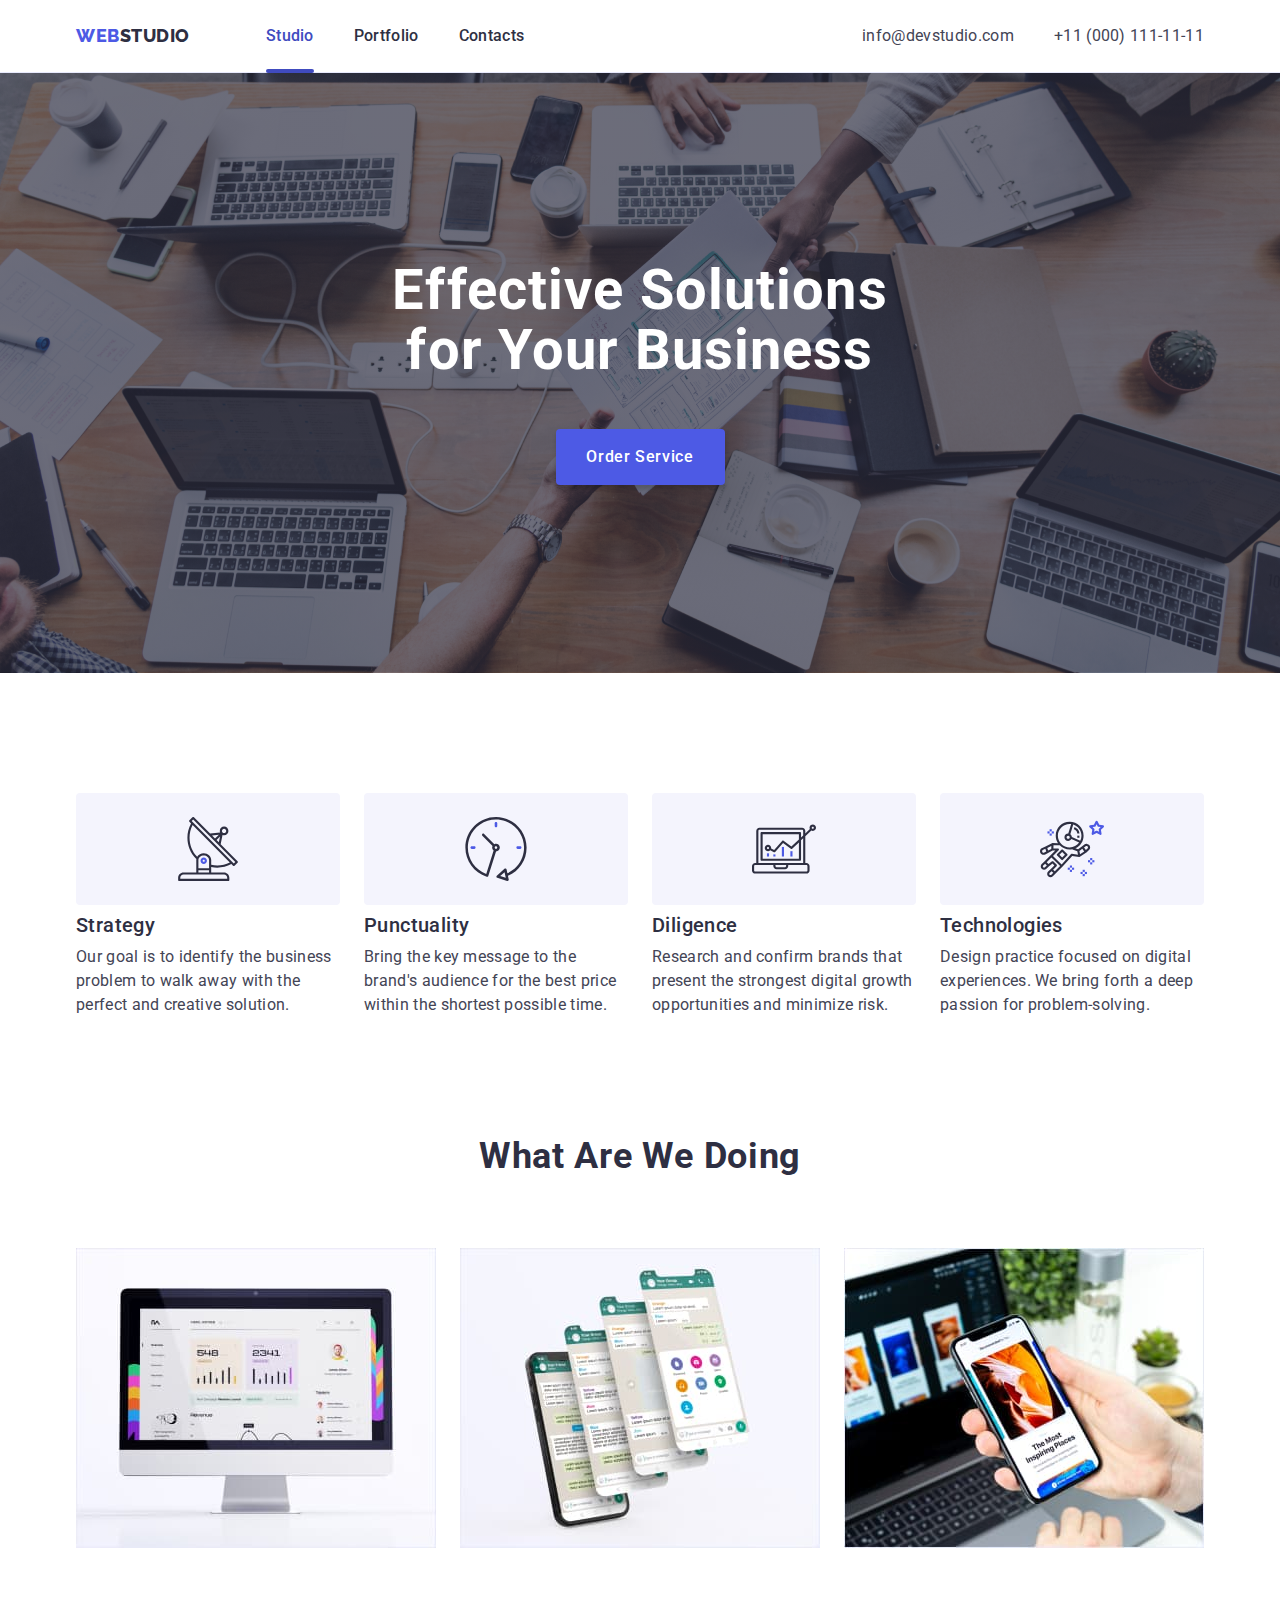
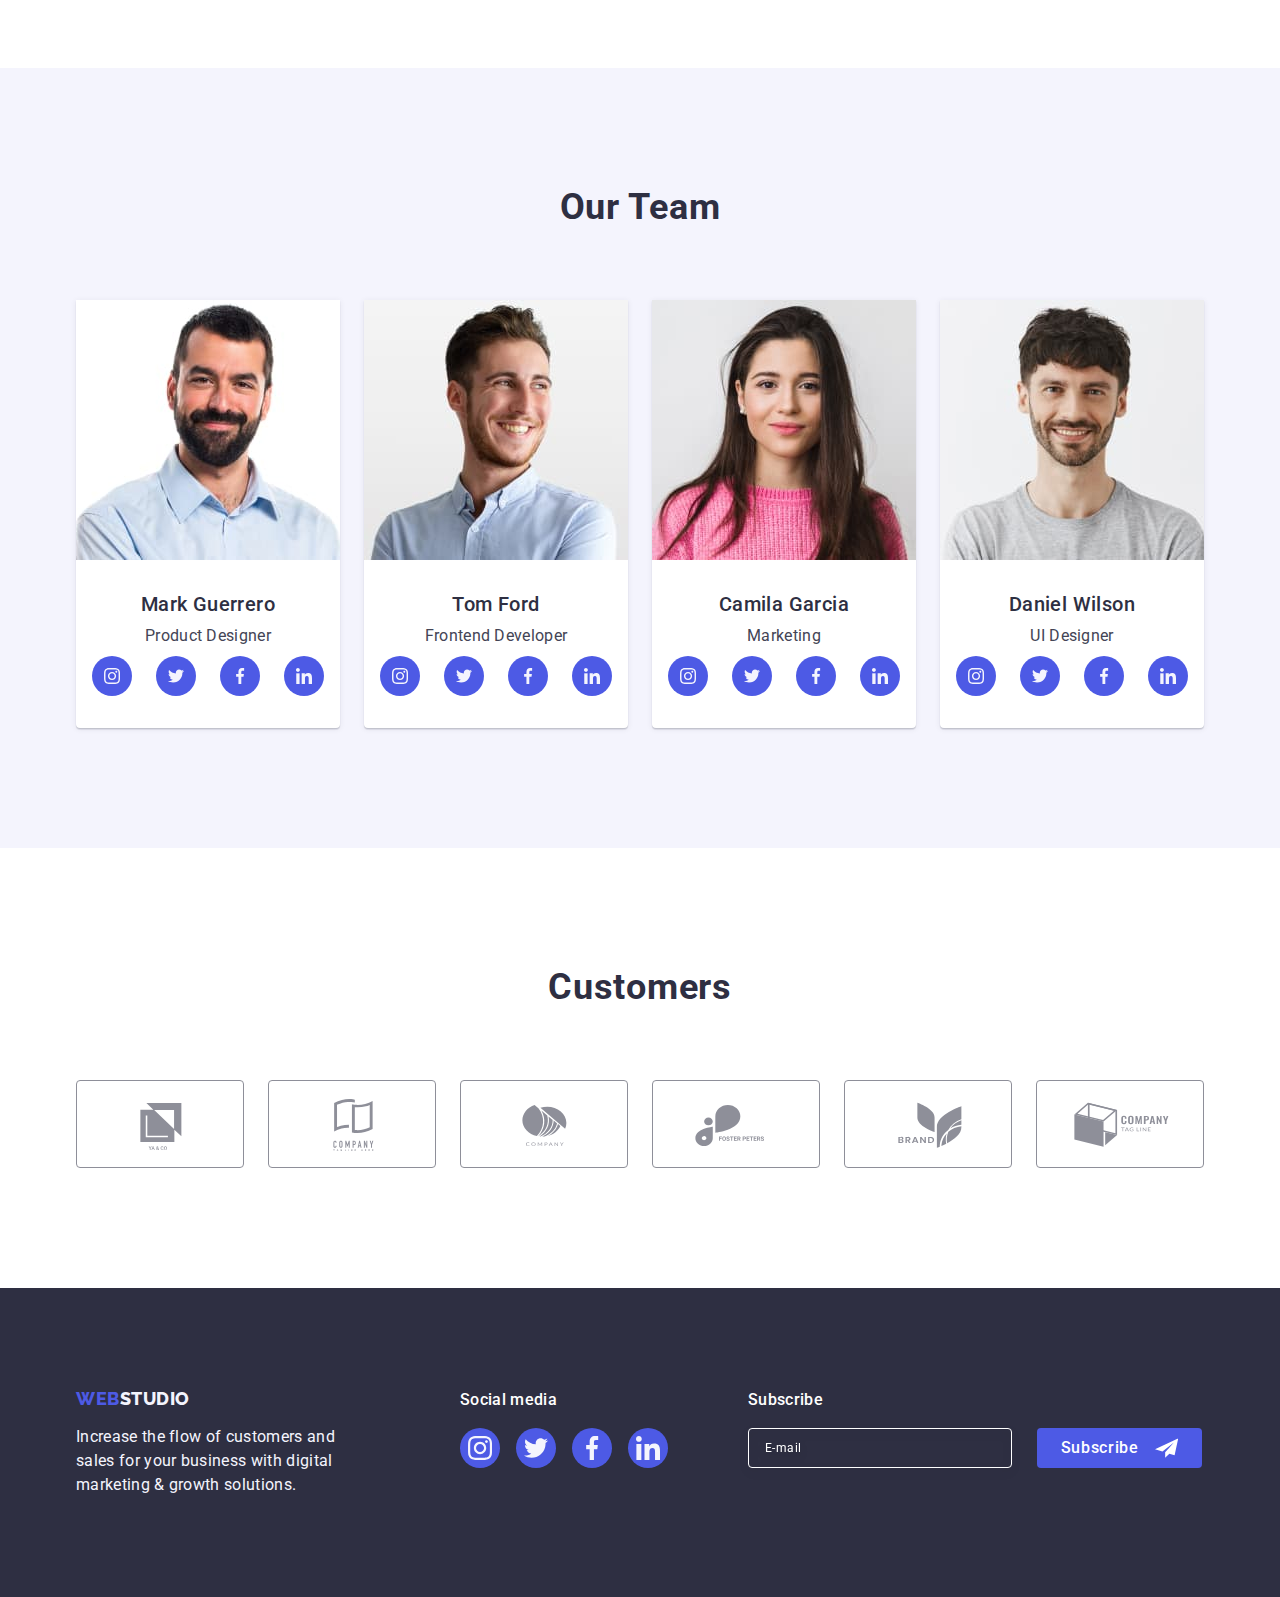
<file: index.html>
<!DOCTYPE html>
<html lang="en">
  <head>
    <meta charset="UTF-8" />
    <meta http-equiv="X-UA-Compatible" content="IE=edge" />
    <meta name="viewport" content="width=device-width, initial-scale=1.0" />
    <title>WebStudio</title>
    <link
      rel="stylesheet"
      href="https://cdnjs.cloudflare.com/ajax/libs/modern-normalize/1.1.0/modern-normalize.min.css"
    />
    <link rel="preconnect" href="https://fonts.googleapis.com" />
    <link rel="preconnect" href="https://fonts.gstatic.com" crossorigin />
    <link
      href="https://fonts.googleapis.com/css2?family=Raleway:wght@800&family=Roboto:wght@400;500;700;900&display=swap"
      rel="stylesheet"
    />
    <link rel="stylesheet" href="./css/style.css" />
  </head>
  <body>
    <!-- HEADER -->
    <header class="page-header">
      <div class="container page-header-container">
        <nav class="page-nav">
          <a class="logo logo-header link" href="./index.html"
            >Web<span class="second-part-logo-light-theme">Studio</span></a
          >
          <ul class="main-menu list">
            <li class="main-menu-item">
              <a class="main-menu-link current link" href="./index.html">Studio</a>
            </li>
            <li class="main-menu-item">
              <a class="main-menu-link link" href="./portfolio.html">Portfolio</a>
            </li>
            <li class="main-menu-item">
              <a class="main-menu-link link" href="#">Contacts</a>
            </li>
          </ul>
        </nav>
        <address class="contact-info">
          <ul class="contact-list list">
            <li class="contact-list-item">
              <a class="contact-list-link link" href="mailto:info@devstudio.com"
                >info@devstudio.com</a
              >
            </li>
            <li class="contact-list-item">
              <a class="contact-list-link link" href="tel:+110001111111">+11 (000) 111-11-11</a>
            </li>
          </ul>
        </address>
        <button class="mobile-menu-opn-btn button js-open-menu" type="button" aria-expanded="false">
          <svg class="mobile-menu-opn-icon" aria-label="hamburger-menu icon" width="32" height="32">
            <use href="./images/icons.svg#icon-menu-opn-hamburger"></use>
          </svg>
        </button>
      </div>

      <div class="mobile-menu js-menu-container">
        <button type="button" class="modal-close-btn js-close-menu">
          <svg class="modal-close-icon button" aria-label="X mark" width="8" height="8">
            <use href="./images/icons.svg#icon-close-black"></use>
          </svg>
        </button>
        <ul class="hamburger-menu list">
          <li class="hamburger-menu-item">
            <a href="./index.html" class="hamburger-menu-link current link">Studio</a>
          </li>
          <li class="hamburger-menu-item">
            <a href="./portfolio.html" class="hamburger-menu-link link">Portfolio</a>
          </li>
          <li class="hamburger-menu-item">
            <a href="#" class="hamburger-menu-link link">Contacts</a>
          </li>
        </ul>
        <div class="hamburger-down-part">
          <ul class="hamburger-contact-list list">
            <li class="hamburger-contact-list-item">
              <a class="hamburger-mobile-link link" href="tel:+110001111111">+11 (000) 111-11-11</a>
            </li>
            <li class="hamburger-contact-list-item">
              <a class="hamburger-email-link link" href="mailto:info@devstudio.com"
                >info@devstudio.com</a
              >
            </li>
          </ul>
          <ul class="hamburger-social-list list">
            <li class="hamburger-social-list-item">
              <a href="#" class="hamburger-social-list-link social-list-link link">
                <svg
                  class="hamburger-social-list-icon social-list-icon"
                  aria-label="instagram icon"
                  width="24"
                  height="24"
                >
                  <use href="./images/icons.svg#icon-instagram"></use>
                </svg>
              </a>
            </li>
            <li class="hamburger-social-list-item">
              <a
                href="#"
                class="hamburger-social-list-link social-list-link social-list-link-light link"
              >
                <svg
                  class="hamburger-social-list-icon social-list-icon"
                  aria-label="twitter icon"
                  width="24"
                  height="24"
                >
                  <use href="./images/icons.svg#icon-twitter"></use>
                </svg>
              </a>
            </li>
            <li class="hamburger-social-list-item">
              <a
                href="#"
                class="hamburger-social-list-link social-list-link social-list-link-light link"
              >
                <svg
                  class="hamburger-social-list-icon social-list-icon"
                  aria-label="facebook icon"
                  width="24"
                  height="24"
                >
                  <use href="./images/icons.svg#icon-facebook"></use>
                </svg>
              </a>
            </li>
            <li class="hamburger-social-list-item">
              <a
                href="#"
                class="hamburger-social-list-link social-list-link social-list-link-light link"
              >
                <svg
                  class="hamburger-social-list-icon social-list-icon"
                  aria-label="linkedin icon"
                  width="24"
                  height="24"
                >
                  <use href="./images/icons.svg#icon-linkedin"></use>
                </svg>
              </a>
            </li>
          </ul>
        </div>
      </div>
    </header>

    <main>
      <!-- HERO -->
      <section class="hero">
        <div class="container">
          <h1 class="main-title">Effective Solutions for Your Business</h1>
          <button class="modal-opn-btn header-modal-opn-btn" type="button" data-modal-open>
            Order Service
          </button>
        </div>
      </section>

      <!-- ABOUT -->
      <section class="about">
        <div class="container">
          <h2 class="subtitle" hidden>About Us</h2>
          <ul class="features-list list">
            <li class="features-list-item">
              <div class="features-list-logo">
                <svg class="features-list-icon" aria-label="antenna icon" width="64" height="64">
                  <use href="./images/icons.svg#icon-antenna"></use>
                </svg>
              </div>
              <h3 class="features-list-title">Strategy</h3>
              <p class="features-list-description">
                Our goal is to identify the business problem to walk away with the perfect and
                creative solution.
              </p>
            </li>
            <li class="features-list-item">
              <div class="features-list-logo">
                <svg class="features-list-icon" aria-label="clock icon" width="64" height="64">
                  <use href="./images/icons.svg#icon-clock"></use>
                </svg>
              </div>
              <h3 class="features-list-title">Punctuality</h3>
              <p class="features-list-description">
                Bring the key message to the brand's audience for the best price within the shortest
                possible time.
              </p>
            </li>
            <li class="features-list-item">
              <div class="features-list-logo">
                <svg class="features-list-icon" aria-label="diagram icon" width="64" height="64">
                  <use href="./images/icons.svg#icon-diagram"></use>
                </svg>
              </div>
              <h3 class="features-list-title">Diligence</h3>
              <p class="features-list-description">
                Research and confirm brands that present the strongest digital growth opportunities
                and minimize risk.
              </p>
            </li>
            <li class="features-list-item">
              <div class="features-list-logo">
                <svg class="features-list-icon" aria-label="astronaut icon" width="64" height="64">
                  <use href="./images/icons.svg#icon-astronaut"></use>
                </svg>
              </div>
              <h3 class="features-list-title">Technologies</h3>
              <p class="features-list-description">
                Design practice focused on digital experiences. We bring forth a deep passion for
                problem-solving.
              </p>
            </li>
          </ul>
        </div>
      </section>

      <!-- COMPANY PRODUCTS-->
      <section class="company-products">
        <div class="container">
          <h2 class="subtitle">What are we doing</h2>
          <ul class="gallery list">
            <li class="gallery-item">
              <img
                class="gallery-img"
                srcset="./images/what-we-are-doing/imac@2x.jpg 2x"
                src="./images/what-we-are-doing/imac.jpg"
                alt="Imac with WebStudios project"
                width="360"
                height="300"
              />
            </li>
            <li class="gallery-item">
              <img
                class="gallery-img"
                srcset="./images/what-we-are-doing/smartphone@2x.jpg 2x"
                src="./images/what-we-are-doing/smartphone.jpg"
                alt="Smartphone with WebStudios CRM"
                width="360"
                height="300"
              />
            </li>
            <li class="gallery-item">
              <img
                class="gallery-img"
                srcset="./images/what-we-are-doing/smartphone-in-hand@2x.jpg 2x"
                src="./images/what-we-are-doing/smartphone-in-hand.jpg"
                alt="Smartphone in hand with WebStudios project"
                width="360"
                height="300"
              />
            </li>
          </ul>
        </div>
      </section>

      <!-- TEAM MEMBERS -->
      <section class="employees">
        <div class="container employees-container">
          <h2 class="subtitle">Our Team</h2>
          <ul class="employees-list list">
            <li class="employees-list-item">
              <img
                class="employees-list-img"
                srcset="./images/our-team/mark-guerrero@2x.jpg 2x"
                src="./images/our-team/mark-guerrero.jpg"
                alt="Portret of product designer WebStudio"
                width="264"
                height="260"
              />
              <div class="employees-list-text card-text">
                <h3 class="employees-list-name">Mark Guerrero</h3>
                <p class="employees-list-position">Product Designer</p>
                <ul class="social-list list">
                  <li class="social-list-item">
                    <a href="#" class="social-list-link social-list-link-light link">
                      <svg
                        class="social-list-icon"
                        aria-label="instagram icon"
                        width="16"
                        height="16"
                      >
                        <use href="./images/icons.svg#icon-instagram"></use>
                      </svg>
                    </a>
                  </li>
                  <li class="social-list-item">
                    <a href="#" class="social-list-link social-list-link-light link">
                      <svg
                        class="social-list-icon"
                        aria-label="twitter icon"
                        width="16"
                        height="16"
                      >
                        <use href="./images/icons.svg#icon-twitter"></use>
                      </svg>
                    </a>
                  </li>
                  <li class="social-list-item">
                    <a href="#" class="social-list-link social-list-link-light link">
                      <svg
                        class="social-list-icon"
                        aria-label="facebook icon"
                        width="16"
                        height="16"
                      >
                        <use href="./images/icons.svg#icon-facebook"></use>
                      </svg>
                    </a>
                  </li>
                  <li class="social-list-item">
                    <a href="#" class="social-list-link social-list-link-light link">
                      <svg
                        class="social-list-icon"
                        aria-label="linkedin icon"
                        width="16"
                        height="16"
                      >
                        <use href="./images/icons.svg#icon-linkedin"></use>
                      </svg>
                    </a>
                  </li>
                </ul>
              </div>
            </li>
            <li class="employees-list-item">
              <img
                class="employees-list-img"
                srcset="./images/our-team/tom-ford@2x.jpg 2x"
                src="./images/our-team/tom-ford.jpg"
                alt="Portret of frontend developer WebStudio"
                width="264"
                height="260"
              />
              <div class="employees-list-text card-text">
                <h3 class="employees-list-name">Tom Ford</h3>
                <p class="employees-list-position">Frontend Developer</p>
                <ul class="social-list list">
                  <li class="social-list-item">
                    <a href="#" class="social-list-link social-list-link-light link">
                      <svg
                        class="social-list-icon"
                        aria-label="instagram icon"
                        width="16"
                        height="16"
                      >
                        <use href="./images/icons.svg#icon-instagram"></use>
                      </svg>
                    </a>
                  </li>
                  <li class="social-list-item">
                    <a href="#" class="social-list-link social-list-link-light link">
                      <svg
                        class="social-list-icon"
                        aria-label="twitter icon"
                        width="16"
                        height="16"
                      >
                        <use href="./images/icons.svg#icon-twitter"></use>
                      </svg>
                    </a>
                  </li>
                  <li class="social-list-item">
                    <a href="#" class="social-list-link social-list-link-light link">
                      <svg
                        class="social-list-icon"
                        aria-label="facebook icon"
                        width="16"
                        height="16"
                      >
                        <use href="./images/icons.svg#icon-facebook"></use>
                      </svg>
                    </a>
                  </li>
                  <li class="social-list-item">
                    <a href="#" class="social-list-link social-list-link-light link">
                      <svg
                        class="social-list-icon"
                        aria-label="linkedin icon"
                        width="16"
                        height="16"
                      >
                        <use href="./images/icons.svg#icon-linkedin"></use>
                      </svg>
                    </a>
                  </li>
                </ul>
              </div>
            </li>
            <li class="employees-list-item">
              <img
                class="employees-list-img"
                srcset="./images/our-team/camila-garcia@2x.jpg 2x"
                src="./images/our-team/camila-garcia.jpg"
                alt="Portret of marketing WebStudio"
                width="264"
                height="260"
              />
              <div class="employees-list-text card-text">
                <h3 class="employees-list-name">Camila Garcia</h3>
                <p class="employees-list-position">Marketing</p>
                <ul class="social-list list">
                  <li class="social-list-item">
                    <a href="#" class="social-list-link social-list-link-light link">
                      <svg
                        class="social-list-icon"
                        aria-label="instagram icon"
                        width="16"
                        height="16"
                      >
                        <use href="./images/icons.svg#icon-instagram"></use>
                      </svg>
                    </a>
                  </li>
                  <li class="social-list-item">
                    <a href="#" class="social-list-link social-list-link-light link">
                      <svg
                        class="social-list-icon"
                        aria-label="twitter icon"
                        width="16"
                        height="16"
                      >
                        <use href="./images/icons.svg#icon-twitter"></use>
                      </svg>
                    </a>
                  </li>
                  <li class="social-list-item">
                    <a href="#" class="social-list-link social-list-link-light link">
                      <svg
                        class="social-list-icon"
                        aria-label="facebook icon"
                        width="16"
                        height="16"
                      >
                        <use href="./images/icons.svg#icon-facebook"></use>
                      </svg>
                    </a>
                  </li>
                  <li class="social-list-item">
                    <a href="#" class="social-list-link social-list-link-light link">
                      <svg
                        class="social-list-icon"
                        aria-label="linkedin icon"
                        width="16"
                        height="16"
                      >
                        <use href="./images/icons.svg#icon-linkedin"></use>
                      </svg>
                    </a>
                  </li>
                </ul>
              </div>
            </li>
            <li class="employees-list-item">
              <img
                class="employees-list-img"
                srcset="./images/our-team/daniel-wilson@2x.jpg 2x"
                src="./images/our-team/daniel-wilson.jpg"
                alt="Portret of UI designer WebStudio"
                width="264"
                height="260"
              />
              <div class="employees-list-text card-text">
                <h3 class="employees-list-name">Daniel Wilson</h3>
                <p class="employees-list-position">UI Designer</p>
                <ul class="social-list list">
                  <li class="social-list-item">
                    <a href="#" class="social-list-link social-list-link-light link">
                      <svg
                        class="social-list-icon"
                        aria-label="instagram icon"
                        width="16"
                        height="16"
                      >
                        <use href="./images/icons.svg#icon-instagram"></use>
                      </svg>
                    </a>
                  </li>
                  <li class="social-list-item">
                    <a href="#" class="social-list-link social-list-link-light link">
                      <svg
                        class="social-list-icon"
                        aria-label="twitter icon"
                        width="16"
                        height="16"
                      >
                        <use href="./images/icons.svg#icon-twitter"></use>
                      </svg>
                    </a>
                  </li>
                  <li class="social-list-item">
                    <a href="#" class="social-list-link social-list-link-light link">
                      <svg
                        class="social-list-icon"
                        aria-label="facebook icon"
                        width="16"
                        height="16"
                      >
                        <use href="./images/icons.svg#icon-facebook"></use>
                      </svg>
                    </a>
                  </li>
                  <li class="social-list-item">
                    <a href="#" class="social-list-link social-list-link-light link">
                      <svg
                        class="social-list-icon"
                        aria-label="linkedin icon"
                        width="16"
                        height="16"
                      >
                        <use href="./images/icons.svg#icon-linkedin"></use>
                      </svg>
                    </a>
                  </li>
                </ul>
              </div>
            </li>
          </ul>
        </div>
      </section>

      <!-- CUSTOMERS -->
      <section class="customers">
        <div class="container customers-container">
          <h2 class="subtitle">Customers</h2>
          <ul class="customers-list list">
            <li class="customers-list-item">
              <a href="#" class="customers-list-link">
                <svg
                  class="customers-list-icon"
                  aria-label="ya&co company logo"
                  width="104"
                  height="56"
                >
                  <use href="./images/icons.svg#icon-logo-company-6"></use>
                </svg>
              </a>
            </li>
            <li class="customers-list-item">
              <a href="#" class="customers-list-link">
                <svg
                  class="customers-list-icon"
                  aria-label="tagline here company logo"
                  width="104"
                  height="56"
                >
                  <use href="./images/icons.svg#icon-logo-company-1"></use>
                </svg>
              </a>
            </li>
            <li class="customers-list-item">
              <a href="#" class="customers-list-link">
                <svg
                  class="customers-list-icon"
                  aria-label="third company logo"
                  width="104"
                  height="56"
                >
                  <use href="./images/icons.svg#icon-logo-company-2"></use>
                </svg>
              </a>
            </li>
            <li class="customers-list-item">
              <a href="#" class="customers-list-link">
                <svg
                  class="customers-list-icon"
                  aria-label="foster peters company logo"
                  width="104"
                  height="56"
                >
                  <use href="./images/icons.svg#icon-logo-company-3"></use>
                </svg>
              </a>
            </li>
            <li class="customers-list-item">
              <a href="#" class="customers-list-link">
                <svg
                  class="customers-list-icon"
                  aria-label="brand company logo"
                  width="104"
                  height="56"
                >
                  <use href="./images/icons.svg#icon-logo-company-4"></use>
                </svg>
              </a>
            </li>
            <li class="customers-list-item">
              <a href="#" class="customers-list-link">
                <svg
                  class="customers-list-icon"
                  aria-label="tag line company logo"
                  width="104"
                  height="56"
                >
                  <use href="./images/icons.svg#icon-logo-company-5"></use>
                </svg>
              </a>
            </li>
          </ul>
        </div>
      </section>
    </main>

    <!-- FOOTER -->
    <footer class="page-footer">
      <div class="container footer-container">
        <div class="footer-part-logo">
          <a class="logo footer-logo link" href="./index.html"
            >Web<span class="second-part-logo-dark-theme">Studio</span></a
          >
          <p class="footer-text">
            Increase the flow of customers and sales for your business with digital marketing &
            growth solutions.
          </p>
        </div>
        <div class="footer-part-social-media">
          <p class="social-media-title">Social media</p>
          <ul class="footer-social-list list">
            <li class="social-list-item">
              <a href="" class="social-list-link social-list-link-dark link">
                <svg class="social-list-icon" aria-label="twitter icon" width="24" height="24">
                  <use href="./images/icons.svg#icon-instagram"></use>
                </svg>
              </a>
            </li>
            <li class="social-list-item">
              <a href="#" class="social-list-link social-list-link-dark link">
                <svg class="social-list-icon" aria-label="twitter icon" width="24" height="24">
                  <use href="./images/icons.svg#icon-twitter"></use>
                </svg>
              </a>
            </li>
            <li class="social-list-item">
              <a href="#" class="social-list-link social-list-link-dark link">
                <svg class="social-list-icon" aria-label="twitter icon" width="24" height="24">
                  <use href="./images/icons.svg#icon-facebook"></use>
                </svg>
              </a>
            </li>
            <li class="social-list-item">
              <a href="#" class="social-list-link social-list-link-dark link">
                <svg class="social-list-icon" aria-label="twitter icon" width="24" height="24">
                  <use href="./images/icons.svg#icon-linkedin"></use>
                </svg>
              </a>
            </li>
          </ul>
        </div>
        <div class="footer-part-subscribe">
          <p class="subscribe-title">Subscribe</p>
          <form class="footer-subscribe-form">
            <label class="footer-subscribe-field-wrapper">
              <input
                class="footer-subscribe-input"
                type="email"
                name="subscribe-user-email"
                required
                placeholder="E-mail"
                pattern="[0-9]{3}-[0-9]{3}-[0-9]{2}-[0-9]{2}"
                title="xxx-xxx-xx-xx"
              />
            </label>
            <button type="submit" class="footer-subscribe-btn button">
              Subscribe
              <svg
                class="footer-subscribe-icon"
                aria-label="paper plane icon"
                width="24"
                height="24"
              >
                <use href="./images/icons.svg#icon-paper-plane"></use>
              </svg>
            </button>
          </form>
        </div>
      </div>
    </footer>

    <!-- MODAL -->
    <div class="backdrop is-hidden" data-modal>
      <div class="modal">
        <button type="button" class="modal-close-btn" data-modal-close>
          <svg class="modal-close-icon button" aria-label="X mark" width="8" height="8">
            <use href="./images/icons.svg#icon-close-black"></use>
          </svg>
        </button>
        <p class="modal-title">Leave your contacts and we will call you back</p>
        <form class="contact-form">
          <div class="contact-form-field-wrapper">
            <label class="contact-form-field-name" for="user-name">Name</label>
            <div class="contact-form-input-wrapper">
              <input
                class="contact-form-input"
                type="text"
                id="user-name"
                name="user-name"
                required
                pattern="[a-zA-Zа-яА-ЯіІїЇєЄ']+"
              />
              <svg class="contact-form-input-icon" aria-label="person icon" width="18" height="24">
                <use href="./images/icons.svg#icon-person-black"></use>
              </svg>
            </div>
          </div>
          <div class="contact-form-field-wrapper">
            <label class="contact-form-field-name" for="user-tel">Phone</label>
            <div class="contact-form-input-wrapper">
              <input
                class="contact-form-input"
                type="tel"
                id="user-tel"
                name="user-tel"
                required
                pattern="[0-9]{3}-[0-9]{3}-[0-9]{2}-[0-9]{2}"
                title="xxx-xxx-xx-xx"
              />
              <svg class="contact-form-input-icon" aria-label="phone icon" width="18" height="24">
                <use href="./images/icons.svg#icon-phone-black"></use>
              </svg>
            </div>
          </div>
          <div class="contact-form-field-wrapper">
            <label class="contact-form-field-name" for="user-email">Email</label>
            <div class="contact-form-input-wrapper">
              <input
                class="contact-form-input"
                type="email"
                id="user-email"
                name="user-email"
                required
                pattern="[a-zA-Zа-яА-ЯіІїЇєЄ]+"
              />
              <svg class="contact-form-input-icon" aria-label="email icon" width="18" height="24">
                <use href="./images/icons.svg#icon-email-black"></use>
              </svg>
            </div>
          </div>
          <div class="contact-form-comment-wrapper">
            <label class="contact-form-field-name" for="user-comment">Comment</label>
            <textarea
              class="contact-form-comment"
              id="user-comment"
              name="user-comment"
              placeholder="Text input"
            ></textarea>
          </div>

          <div class="contact-form-checkbox-wrapper">
            <input
              class="contact-form-checkbox visually-hidden"
              type="checkbox"
              id="user-privacy"
              name="user-privacy"
              required
              value="true"
            />
            <label class="contact-form-checkbox-name" for="user-privacy">
              <span class="contact-form-checkbox-own">
                <svg
                  class="contact-form-checkbox-icon"
                  aria-label="check icon"
                  width="10"
                  height="8"
                >
                  <use
                    class="contact-form-checkmark-icon"
                    href="./images/icons.svg#icon-check-mark"
                  ></use></svg></span
              >I accept the terms and conditions of the&nbsp;
              <a class="privacy-policy-link" href="#">Privacy Policy</a></label
            >
          </div>
          <button type="submit" class="modal-send-btn modal-opn-btn button">Send</button>
        </form>
      </div>
    </div>

    <script src="./js/modal.js"></script>
    <script src="./js/mobile-menu.js"></script>
  </body>
</html>
</file>
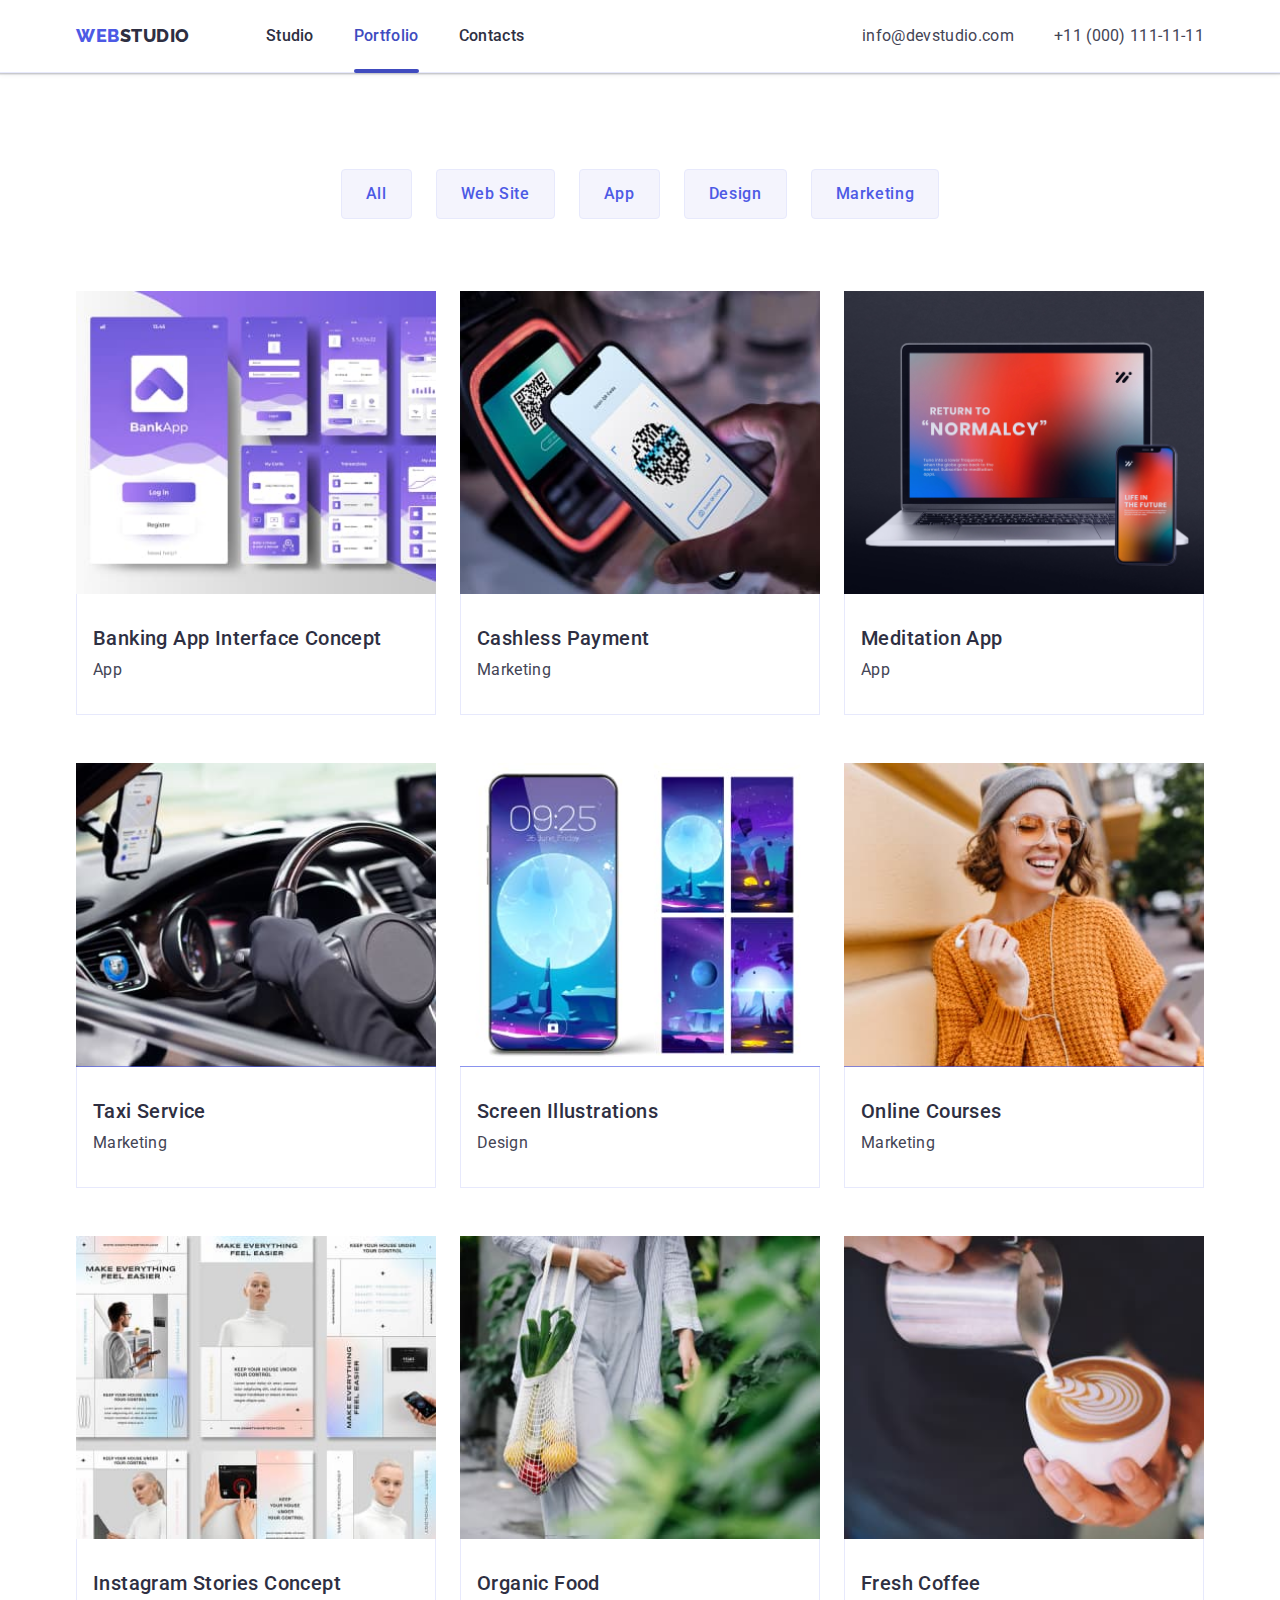
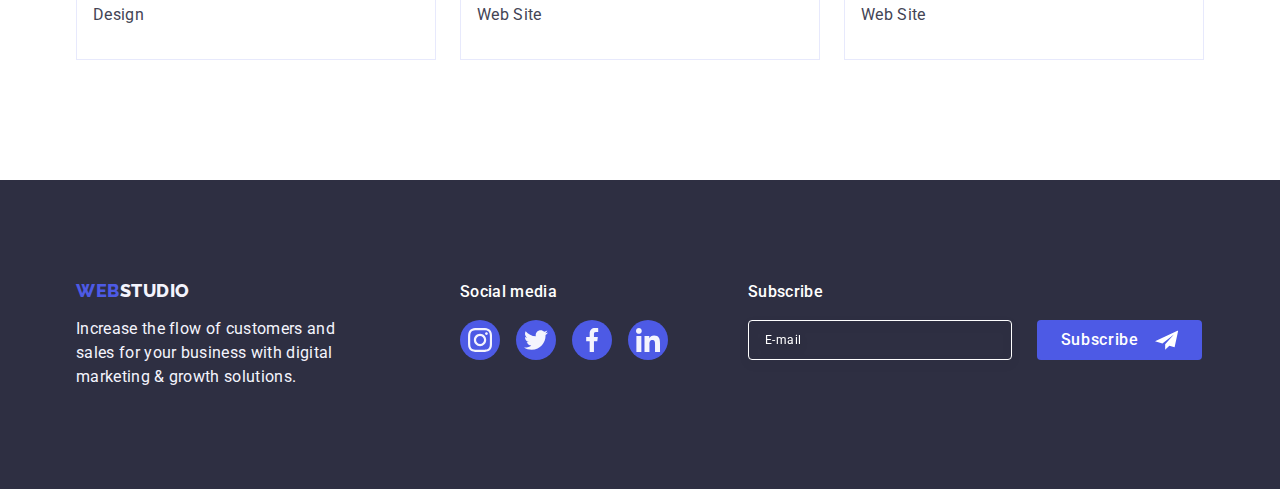
<file: portfolio.html>
<!DOCTYPE html>
<html lang="en">
  <head>
    <meta charset="UTF-8" />
    <meta http-equiv="X-UA-Compatible" content="IE=edge" />
    <meta name="viewport" content="width=device-width, initial-scale=1.0" />
    <title>Portfolio</title>
    <link
      rel="stylesheet"
      href="https://cdnjs.cloudflare.com/ajax/libs/modern-normalize/1.1.0/modern-normalize.min.css"
    />
    <link rel="preconnect" href="https://fonts.googleapis.com" />
    <link rel="preconnect" href="https://fonts.gstatic.com" crossorigin />
    <link
      href="https://fonts.googleapis.com/css2?family=Raleway:wght@800&family=Roboto:wght@400;500;700;900&display=swap"
      rel="stylesheet"
    />
    <link rel="stylesheet" href="./css/style.css" />
  </head>
  <body>
    <!-- HEADER -->
    <header class="page-header">
      <div class="container page-header-container">
        <nav class="page-nav">
          <a class="logo logo-header link" href="./index.html"
            >Web<span class="second-part-logo-light-theme">Studio</span></a
          >
          <ul class="main-menu list">
            <li class="main-menu-item">
              <a class="main-menu-link link" href="./index.html">Studio</a>
            </li>
            <li class="main-menu-item">
              <a class="main-menu-link current link" href="./portfolio.html">Portfolio</a>
            </li>
            <li class="main-menu-item">
              <a class="main-menu-link link" href="#">Contacts</a>
            </li>
          </ul>
        </nav>
        <address class="contact-info">
          <ul class="contact-list list">
            <li class="contact-list-item">
              <a class="contact-list-link link" href="mailto:info@devstudio.com"
                >info@devstudio.com</a
              >
            </li>
            <li class="contact-list-item">
              <a class="contact-list-link link" href="tel:+110001111111">+11 (000) 111-11-11</a>
            </li>
          </ul>
        </address>
        <button class="mobile-menu-opn-btn button js-open-menu" type="button" aria-expanded="false">
          <svg class="mobile-menu-opn-icon" aria-label="hamburger-menu icon" width="32" height="32">
            <use href="./images/icons.svg#icon-menu-opn-hamburger"></use>
          </svg>
        </button>
      </div>

      <div class="mobile-menu js-menu-container">
        <button type="button" class="modal-close-btn js-close-menu">
          <svg class="modal-close-icon button" aria-label="X mark" width="8" height="8">
            <use href="./images/icons.svg#icon-close-black"></use>
          </svg>
        </button>
        <ul class="hamburger-menu list">
          <li class="hamburger-menu-item">
            <a href="./index.html" class="hamburger-menu-link link">Studio</a>
          </li>
          <li class="hamburger-menu-item">
            <a href="./portfolio.html" class="hamburger-menu-link current link">Portfolio</a>
          </li>
          <li class="hamburger-menu-item">
            <a href="#" class="hamburger-menu-link link">Contacts</a>
          </li>
        </ul>
        <div class="hamburger-down-part">
          <ul class="hamburger-contact-list list">
            <li class="hamburger-contact-list-item">
              <a class="hamburger-mobile-link link" href="tel:+110001111111">+11 (000) 111-11-11</a>
            </li>
            <li class="hamburger-contact-list-item">
              <a class="hamburger-email-link link" href="mailto:info@devstudio.com"
                >info@devstudio.com</a
              >
            </li>
          </ul>
          <ul class="hamburger-social-list list">
            <li class="hamburger-social-list-item">
              <a href="#" class="hamburger-social-list-link social-list-link link">
                <svg
                  class="hamburger-social-list-icon social-list-icon"
                  aria-label="instagram icon"
                  width="24"
                  height="24"
                >
                  <use href="./images/icons.svg#icon-instagram"></use>
                </svg>
              </a>
            </li>
            <li class="hamburger-social-list-item">
              <a
                href="#"
                class="hamburger-social-list-link social-list-link social-list-link-light link"
              >
                <svg
                  class="hamburger-social-list-icon social-list-icon"
                  aria-label="twitter icon"
                  width="24"
                  height="24"
                >
                  <use href="./images/icons.svg#icon-twitter"></use>
                </svg>
              </a>
            </li>
            <li class="hamburger-social-list-item">
              <a
                href="#"
                class="hamburger-social-list-link social-list-link social-list-link-light link"
              >
                <svg
                  class="hamburger-social-list-icon social-list-icon"
                  aria-label="facebook icon"
                  width="24"
                  height="24"
                >
                  <use href="./images/icons.svg#icon-facebook"></use>
                </svg>
              </a>
            </li>
            <li class="hamburger-social-list-item">
              <a
                href="#"
                class="hamburger-social-list-link social-list-link social-list-link-light link"
              >
                <svg
                  class="hamburger-social-list-icon social-list-icon"
                  aria-label="linkedin icon"
                  width="24"
                  height="24"
                >
                  <use href="./images/icons.svg#icon-linkedin"></use>
                </svg>
              </a>
            </li>
          </ul>
        </div>
      </div>
    </header>

    <main>
      <!-- PORTFOLIO-->
      <section class="portfolio">
        <div class="container portfolio-container">
          <h1 class="main-title" hidden>Portfolio</h1>
          <ul class="filters-list list">
            <li class="filters-list-item">
              <button class="filters-list-btn" type="button">All</button>
            </li>
            <li class="filters-list-item">
              <button class="filters-list-btn" type="button">Web Site</button>
            </li>
            <li class="filters-list-item">
              <button class="filters-list-btn" type="button">App</button>
            </li>
            <li class="filters-list-item">
              <button class="filters-list-btn" type="button">Design</button>
            </li>
            <li class="filters-list-item">
              <button class="filters-list-btn" type="button">Marketing</button>
            </li>
          </ul>

          <ul class="portfolio-list list">
            <li class="portfolio-list-item">
              <a href="#" class="portfolio-list-link link">
                <div class="portfolio-list-img-wrapper">
                  <picture>
                    <source
                      srcset="
                        ./images/portfolio/banking-app-interface-mobile.jpg    1x,
                        ./images/portfolio/banking-app-interface-mobile@2x.jpg 2x
                      "
                      media="(max-width: 767px)"
                    />
                    <source
                      srcset="
                        ./images/portfolio/banking-app-interface-tablet.jpg    1x,
                        ./images/portfolio/banking-app-interface-tablet@2x.jpg 2x
                      "
                      media="(min-width: 768px)"
                    />
                    <source
                      srcset="
                        ./images/portfolio/banking-app-interface.jpg    1x,
                        ./images/portfolio/banking-app-interface@2x.jpg 2x
                      "
                      media="(min-width: 1158px)"
                    />
                    <img
                      class="portfolio-list-img"
                      src="./images/portfolio/banking-app-interface.jpg"
                      alt="BankApp interface"
                    />
                  </picture>
                  <p class="portfolio-list-overlay">
                    14 Stylish and User-Friendly App Design Concepts · Task Manager App · Calorie
                    Tracker App · Exotic Fruit Ecommerce App · Cloud Storage App
                  </p>
                </div>
                <div class="portfolio-list-text card-text">
                  <h2 class="portfolio-list-name">Banking App Interface Concept</h2>
                  <p class="portfolio-list-filter">App</p>
                </div>
              </a>
            </li>
            <li class="portfolio-list-item">
              <a href="#" class="portfolio-list-link link">
                <div class="portfolio-list-img-wrapper">
                  <picture>
                    <source
                      srcset="
                        ./images/portfolio/cashless-payment-mobile.jpg    1x,
                        ./images/portfolio/cashless-payment-mobile@2x.jpg 2x
                      "
                      media="(max-width: 767px)"
                    />
                    <source
                      srcset="
                        ./images/portfolio/cashless-payment-tablet.jpg    1x,
                        ./images/portfolio/cashless-payment-tablet@2x.jpg 2x
                      "
                      media="(min-width: 768px)"
                    />
                    <source
                      srcset="
                        ./images/portfolio/cashless-payment.jpg    1x,
                        ./images/portfolio/cashless-payment@2x.jpg 2x
                      "
                      media="(min-width: 1158px)"
                    />
                    <img
                      class="portfolio-list-img"
                      src="./images/portfolio/cashless-payment.jpg"
                      alt="Paying with smartphone"
                    />
                  </picture>
                  <p class="portfolio-list-overlay">
                    14 Stylish and User-Friendly App Design Concepts · Task Manager App · Calorie
                    Tracker App · Exotic Fruit Ecommerce App · Cloud Storage App
                  </p>
                </div>
                <div class="portfolio-list-text card-text">
                  <h2 class="portfolio-list-name">Cashless Payment</h2>
                  <p class="portfolio-list-filter">Marketing</p>
                </div>
              </a>
            </li>
            <li class="portfolio-list-item">
              <a href="#" class="portfolio-list-link link">
                <div class="portfolio-list-img-wrapper">
                  <picture>
                    <source
                      srcset="
                        ./images/portfolio/meditation-app-mobile.jpg    1x,
                        ./images/portfolio/meditation-app-mobile@2x.jpg 2x
                      "
                      media="(max-width: 767px)"
                    />
                    <source
                      srcset="
                        ./images/portfolio/meditation-app-tablet.jpg    1x,
                        ./images/portfolio/meditation-app-tablet@2x.jpg 2x
                      "
                      media="(min-width: 768px)"
                    />
                    <source
                      srcset="
                        ./images/portfolio/meditation-app.jpg    1x,
                        ./images/portfolio/meditation-app@2x.jpg 2x
                      "
                      media="(min-width: 1158px)"
                    />
                    <img
                      class="portfolio-list-img"
                      src="./images/portfolio/meditation-app.jpg"
                      alt="Notebook with smartphone"
                    />
                  </picture>
                  <p class="portfolio-list-overlay">
                    14 Stylish and User-Friendly App Design Concepts · Task Manager App · Calorie
                    Tracker App · Exotic Fruit Ecommerce App · Cloud Storage App
                  </p>
                </div>
                <div class="portfolio-list-text card-text">
                  <h2 class="portfolio-list-name">Meditation App</h2>
                  <p class="portfolio-list-filter">App</p>
                </div>
              </a>
            </li>
            <li class="portfolio-list-item">
              <a href="#" class="portfolio-list-link link">
                <div class="portfolio-list-img-wrapper">
                  <picture>
                    <source
                      srcset="
                        ./images/portfolio/taxi-service-mobile.jpg    1x,
                        ./images/portfolio/taxi-service-mobile@2x.jpg 2x
                      "
                      media="(max-width: 767px)"
                    />
                    <source
                      srcset="
                        ./images/portfolio/taxi-service-tablet.jpg    1x,
                        ./images/portfolio/taxi-service-tablet@2x.jpg 2x
                      "
                      media="(min-width: 768px)"
                    />
                    <source
                      srcset="
                        ./images/portfolio/taxi-service.jpg    1x,
                        ./images/portfolio/taxi-service@2x.jpg 2x
                      "
                      media="(min-width: 1158px)"
                    />
                    <img
                      class="portfolio-list-img"
                      src="./images/portfolio/taxi-service.jpg"
                      alt="Car with drivers hands"
                    />
                  </picture>
                  <p class="portfolio-list-overlay">
                    14 Stylish and User-Friendly App Design Concepts · Task Manager App · Calorie
                    Tracker App · Exotic Fruit Ecommerce App · Cloud Storage App
                  </p>
                </div>
                <div class="portfolio-list-text card-text">
                  <h2 class="portfolio-list-name">Taxi Service</h2>
                  <p class="portfolio-list-filter">Marketing</p>
                </div>
              </a>
            </li>
            <li class="portfolio-list-item">
              <a href="#" class="portfolio-list-link link">
                <div class="portfolio-list-img-wrapper">
                  <picture>
                    <source
                      srcset="
                        ./images/portfolio/screen-illustrations-mobile.jpg    1x,
                        ./images/portfolio/screen-illustrations-mobile@2x.jpg 2x
                      "
                      media="(max-width: 767px)"
                    />
                    <source
                      srcset="
                        ./images/portfolio/screen-illustrations-tablet.jpg    1x,
                        ./images/portfolio/screen-illustrations-tablet@2x.jpg 2x
                      "
                      media="(min-width: 768px)"
                    />
                    <source
                      srcset="
                        ./images/portfolio/screen-illustrations.jpg    1x,
                        ./images/portfolio/screen-illustrations@2x.jpg 2x
                      "
                      media="(min-width: 1158px)"
                    />
                    <img
                      class="portfolio-list-img"
                      src="./images/portfolio/screen-illustrations.jpg"
                      alt="Samrtphone with moon-theme"
                    />
                  </picture>
                  <p class="portfolio-list-overlay">
                    14 Stylish and User-Friendly App Design Concepts · Task Manager App · Calorie
                    Tracker App · Exotic Fruit Ecommerce App · Cloud Storage App
                  </p>
                </div>
                <div class="portfolio-list-text card-text">
                  <h2 class="portfolio-list-name">Screen Illustrations</h2>
                  <p class="portfolio-list-filter">Design</p>
                </div>
              </a>
            </li>
            <li class="portfolio-list-item">
              <a href="#" class="portfolio-list-link link">
                <div class="portfolio-list-img-wrapper">
                  <picture>
                    <source
                      srcset="
                        ./images/portfolio/online-courses-mobile.jpg    1x,
                        ./images/portfolio/online-courses-mobile@2x.jpg 2x
                      "
                      media="(max-width: 767px)"
                    />
                    <source
                      srcset="
                        ./images/portfolio/online-courses-tablet.jpg    1x,
                        ./images/portfolio/online-courses-tablet@2x.jpg 2x
                      "
                      media="(min-width: 768px)"
                    />
                    <source
                      srcset="
                        ./images/portfolio/online-courses.jpg    1x,
                        ./images/portfolio/online-courses@2x.jpg 2x
                      "
                      media="(min-width: 1158px)"
                    />
                    <img
                      class="portfolio-list-img"
                      src="./images/portfolio/online-courses.jpg"
                      alt="Girl speaking with smartphone"
                    />
                  </picture>
                  <p class="portfolio-list-overlay">
                    14 Stylish and User-Friendly App Design Concepts · Task Manager App · Calorie
                    Tracker App · Exotic Fruit Ecommerce App · Cloud Storage App
                  </p>
                </div>
                <div class="portfolio-list-text card-text">
                  <h2 class="portfolio-list-name">Online Courses</h2>
                  <p class="portfolio-list-filter">Marketing</p>
                </div>
              </a>
            </li>
            <li class="portfolio-list-item">
              <a href="#" class="portfolio-list-link link">
                <div class="portfolio-list-img-wrapper">
                  <picture>
                    <source
                      srcset="
                        ./images/portfolio/instagram-stories-mobile.jpg    1x,
                        ./images/portfolio/instagram-stories-mobile@2x.jpg 2x
                      "
                      media="(max-width: 767px)"
                    />
                    <source
                      srcset="
                        ./images/portfolio/instagram-stories-tablet.jpg    1x,
                        ./images/portfolio/instagram-stories-tablet@2x.jpg 2x
                      "
                      media="(min-width: 768px)"
                    />
                    <source
                      srcset="
                        ./images/portfolio/instagram-stories.jpg    1x,
                        ./images/portfolio/instagram-stories@2x.jpg 2x
                      "
                      media="(min-width: 1158px)"
                    />
                    <img
                      class="portfolio-list-img"
                      src="./images/portfolio/instagram-stories.jpg"
                      alt="Some futuristic concept"
                    />
                  </picture>
                  <p class="portfolio-list-overlay">
                    14 Stylish and User-Friendly App Design Concepts · Task Manager App · Calorie
                    Tracker App · Exotic Fruit Ecommerce App · Cloud Storage App
                  </p>
                </div>
                <div class="portfolio-list-text card-text">
                  <h2 class="portfolio-list-name">Instagram Stories Concept</h2>
                  <p class="portfolio-list-filter">Design</p>
                </div>
              </a>
            </li>
            <li class="portfolio-list-item">
              <a href="#" class="portfolio-list-link link">
                <div class="portfolio-list-img-wrapper">
                  <picture>
                    <source
                      srcset="
                        ./images/portfolio/organic-food-mobile.jpg    1x,
                        ./images/portfolio/organic-food-mobile@2x.jpg 2x
                      "
                      media="(max-width: 767px)"
                    />
                    <source
                      srcset="
                        ./images/portfolio/organic-food-tablet.jpg    1x,
                        ./images/portfolio/organic-food-tablet@2x.jpg 2x
                      "
                      media="(min-width: 768px)"
                    />
                    <source
                      srcset="
                        ./images/portfolio/organic-food.jpg    1x,
                        ./images/portfolio/organic-food@2x.jpg 2x
                      "
                      media="(min-width: 1158px)"
                    />
                    <img
                      class="portfolio-list-img"
                      src="./images/portfolio/organic-food.jpg"
                      alt="Walking women with vegetables"
                    />
                  </picture>
                  <p class="portfolio-list-overlay">
                    14 Stylish and User-Friendly App Design Concepts · Task Manager App · Calorie
                    Tracker App · Exotic Fruit Ecommerce App · Cloud Storage App
                  </p>
                </div>
                <div class="portfolio-list-text card-text">
                  <h2 class="portfolio-list-name">Organic Food</h2>
                  <p class="portfolio-list-filter">Web Site</p>
                </div>
              </a>
            </li>
            <li class="portfolio-list-item">
              <a href="#" class="portfolio-list-link link">
                <div class="portfolio-list-img-wrapper">
                  <picture>
                    <source
                      srcset="
                        ./images/portfolio/fresh-coffee-mobile.jpg    1x,
                        ./images/portfolio/fresh-coffee-mobile@2x.jpg 2x
                      "
                      media="(max-width: 767px)"
                    />
                    <source
                      srcset="
                        ./images/portfolio/fresh-coffee-tablet.jpg    1x,
                        ./images/portfolio/fresh-coffee-tablet@2x.jpg 2x
                      "
                      media="(min-width: 768px)"
                    />
                    <source
                      srcset="
                        ./images/portfolio/fresh-coffee.jpg    1x,
                        ./images/portfolio/fresh-coffee@2x.jpg 2x
                      "
                      media="(min-width: 1158px)"
                    />
                    <img
                      class="portfolio-list-img"
                      src="./images/portfolio/fresh-coffee.jpg"
                      alt="Making coffee"
                    />
                  </picture>
                  <p class="portfolio-list-overlay">
                    14 Stylish and User-Friendly App Design Concepts · Task Manager App · Calorie
                    Tracker App · Exotic Fruit Ecommerce App · Cloud Storage App
                  </p>
                </div>
                <div class="portfolio-list-text card-text">
                  <h2 class="portfolio-list-name">Fresh Coffee</h2>
                  <p class="portfolio-list-filter">Web Site</p>
                </div>
              </a>
            </li>
          </ul>
        </div>
      </section>
    </main>
    <!-- FOOTER -->
    <footer class="page-footer">
      <div class="container footer-container">
        <div class="footer-part-logo">
          <a class="logo footer-logo link" href="./index.html"
            >Web<span class="second-part-logo-dark-theme">Studio</span></a
          >
          <p class="footer-text">
            Increase the flow of customers and sales for your business with digital marketing &
            growth solutions.
          </p>
        </div>
        <div class="footer-part-social-media">
          <p class="social-media-title">Social media</p>
          <ul class="footer-social-list list">
            <li class="social-list-item">
              <a href="" class="social-list-link social-list-link-dark link">
                <svg class="social-list-icon" aria-label="twitter icon" width="24" height="24">
                  <use href="./images/icons.svg#icon-instagram"></use>
                </svg>
              </a>
            </li>
            <li class="social-list-item">
              <a href="#" class="social-list-link social-list-link-dark link">
                <svg class="social-list-icon" aria-label="twitter icon" width="24" height="24">
                  <use href="./images/icons.svg#icon-twitter"></use>
                </svg>
              </a>
            </li>
            <li class="social-list-item">
              <a href="#" class="social-list-link social-list-link-dark link">
                <svg class="social-list-icon" aria-label="twitter icon" width="24" height="24">
                  <use href="./images/icons.svg#icon-facebook"></use>
                </svg>
              </a>
            </li>
            <li class="social-list-item">
              <a href="#" class="social-list-link social-list-link-dark link">
                <svg class="social-list-icon" aria-label="twitter icon" width="24" height="24">
                  <use href="./images/icons.svg#icon-linkedin"></use>
                </svg>
              </a>
            </li>
          </ul>
        </div>
        <div class="footer-part-subscribe">
          <p class="subscribe-title">Subscribe</p>
          <form class="footer-subscribe-form">
            <label class="footer-subscribe-field-wrapper">
              <input
                class="footer-subscribe-input"
                type="email"
                name="subscribe-user-email"
                required
                placeholder="E-mail"
                pattern="[0-9]{3}-[0-9]{3}-[0-9]{2}-[0-9]{2}"
                title="xxx-xxx-xx-xx"
              />
            </label>
            <button type="submit" class="footer-subscribe-btn button">
              Subscribe
              <svg
                class="footer-subscribe-icon"
                aria-label="paper plane icon"
                width="24"
                height="24"
              >
                <use href="./images/icons.svg#icon-paper-plane"></use>
              </svg>
            </button>
          </form>
        </div>
      </div>
    </footer>

    <script src="./js/mobile-menu.js"></script>
  </body>
</html>
</file>
<file: css/style.css>
:root {
  --main-font-family: 'Roboto', sans-serif;
  --logo: 'Raleway', sans-serif;
  --primary-color-light-theme: #f4f4fd;
  --secondary-color-light-theme: #ffffff;
  --primary-color-dark-theme: #2e2f42;
  --secondary-color-dark-theme: #434455;
  --primary-brand-color: #4d5ae5;
  --accent-color: #404bbf;
  --success-color: #31d0aa;
  --transition-param: 250ms cubic-bezier(0.4, 0, 0.2, 1) 0ms;
}

body {
  font-family: var(--main-font-family);
  color: var(--secondary-color-dark-theme);
  background-color: var(--secondary-color-light-theme);
}

button {
  cursor: pointer;
}

.list {
  list-style: none;
}

.link {
  text-decoration: none;
}

h1,
h2,
h3,
h4,
h5,
h6,
p {
  margin-top: 0;
  margin-bottom: 0;
}

ul,
ol {
  padding-left: 0;
  margin-top: 0;
  margin-bottom: 0;
}

img {
  display: block;
}

.visually-hidden {
  appearance: none;
  position: absolute;
}

@media screen and (min-width: 428px) {
  .container {
    max-width: 428px;
    padding-left: 16px;
    padding-right: 16px;
    margin-left: auto;
    margin-right: auto;
  }
}

@media screen and (min-width: 768px) {
  .container {
    max-width: 768px;
  }
}

@media screen and (min-width: 1158px) {
  .container {
    max-width: 1158px;
    padding-left: 15px;
    padding-right: 15px;
  }
}

/*====================================  COMPONENTS ==================================== */
.modal-opn-btn {
  padding: 16px 30px;
  height: 56px;
  min-width: 169px;
  font-weight: 500;
  font-size: 16px;
  line-height: 1.5;
  letter-spacing: 0.04em;
  color: var(--secondary-color-light-theme);
  background-color: var(--primary-brand-color);
  box-shadow: 0px 4px 4px rgba(0, 0, 0, 0.15);
  border: none;
  border-radius: 4px;
  transition: background-color var(--transition-param);
}
.modal-opn-btn:hover,
.modal-opn-btn:focus {
  background-color: var(--accent-color);
}

.modal-close-btn {
  display: flex;
  justify-content: center;
  align-items: center;
  position: absolute;
  top: 24px;
  right: 24px;
  padding: 0;
  width: 24px;
  height: 24px;
  background-color: #e7e9fc;
  border: 1px solid rgba(0, 0, 0, 0.1);
  border-radius: 50%;
  transition: background-color var(--transition-param), border var(--transition-param);
}
.modal-close-btn:hover,
.modal-close-btn:focus {
  background-color: var(--accent-color);
  border: none;
}
.modal-close-icon {
  transition: fill var(--transition-param);
}
.modal-close-btn:hover .modal-close-icon,
.modal-close-btn:focus .modal-close-icon {
  fill: var(--secondary-color-light-theme);
}

.subtitle {
  margin-bottom: 72px;
  font-weight: 700;
  font-size: 36px;
  line-height: 1.1;
  letter-spacing: 0.02em;
  text-transform: capitalize;
  color: var(--primary-color-dark-theme);
  text-align: center;
}

.logo {
  font-family: var(--logo);
  font-weight: 800;
  font-size: 18px;
  line-height: 1.17;
  letter-spacing: 0.03em;
  text-transform: uppercase;
  color: var(--primary-brand-color);
}
.second-part-logo-dark-theme {
  color: var(--primary-color-light-theme);
}
.second-part-logo-light-theme {
  color: var(--primary-color-dark-theme);
}

.social-list {
  display: flex;
  justify-content: center;
  gap: 24px;
}
.social-list-link {
  display: flex;
  justify-content: center;
  align-items: center;
  width: 40px;
  height: 40px;
  border-radius: 50%;
  background-color: var(--primary-brand-color);
}
.social-list-icon {
  fill: var(--primary-color-light-theme);
}
.social-list-link-light,
.social-list-link-dark {
  transition: background-color var(--transition-param);
}
.social-list-link-light:hover,
.social-list-link-light:focus {
  background-color: var(--accent-color);
}
.social-list-link-dark:hover,
.social-list-link-dark:focus {
  background-color: var(--success-color);
}
/*====================================  /COMPONENTS ==================================== */

/*==================================== HEADER ====================================*/
.page-header {
  padding-top: 24px;
  padding-bottom: 24px;
  border-bottom: 1px solid #e7e9fc;
  box-shadow: 0px 2px 1px rgba(46, 47, 66, 0.08), 0px 1px 1px rgba(46, 47, 66, 0.16),
    0px 1px 6px rgba(46, 47, 66, 0.08);
}

.page-header-container {
  display: flex;
  justify-content: space-between;
  align-items: center;
}

.main-menu {
  display: none;
}

.contact-info {
  display: none;
}

.mobile-menu-opn-btn {
  padding: 0;
  border: none;
  background-color: transparent;
  line-height: 0;
}

.mobile-menu-opn-icon {
  stroke: var(--primary-color-dark-theme);
}

.mobile-menu {
  position: fixed;
  display: flex;
  flex-direction: column;
  justify-content: space-between;
  padding-top: 80px;
  padding-left: 40px;
  padding-bottom: 40px;
  width: 100%;
  height: 100%;
  top: 0;
  left: 0;
  background-color: var(--secondary-color-light-theme);
  opacity: 0;
  visibility: hidden;
  pointer-events: none;
}
.mobile-menu.is-open {
  opacity: 1;
  visibility: visible;
  pointer-events: auto;
}

.hamburger-down-part {
  display: flex;
  flex-direction: column;
  gap: 48px;
}

.hamburger-menu {
  display: flex;
  flex-direction: column;
  gap: 40px;
}

.hamburger-menu-link {
  font-weight: 700;
  font-size: 36px;
  line-height: 1.11;
  letter-spacing: 0.02em;
  text-transform: capitalize;
  color: var(--primary-color-dark-theme);
  transition: color var(--transition-param);
}
.hamburger-menu-link:hover,
.hamburger-menu-link:focus {
  color: var(--accent-color);
}
.hamburger-menu-link.current {
  color: var(--accent-color);
}

.hamburger-contact-list {
  display: flex;
  flex-direction: column;
  gap: 40px;
}

.hamburger-mobile-link {
  display: block;
  font-weight: 700;
  font-size: 36px;
  line-height: 1.11;
  letter-spacing: 0.02em;
  text-transform: capitalize;
  color: var(--primary-brand-color);
}

.hamburger-email-link {
  display: block;
  font-weight: 500;
  font-size: 20px;
  line-height: 1.2;
  letter-spacing: 0.02em;
  color: var(--secondary-color-dark-theme);
}

.hamburger-social-list {
  display: flex;
  align-items: center;
  flex-wrap: wrap;
  gap: 56px;
}

@media screen and (min-width: 768px) {
  .mobile-menu-opn-btn {
    display: none;
  }

  .mobile-menu {
    display: none;
  }

  .page-header {
    padding-top: 0;
    padding-bottom: 0;
  }

  .page-header-container {
    justify-content: flex-start;
  }

  .page-nav {
    display: flex;
    align-items: center;
    gap: 120px;
  }

  .main-menu {
    display: flex;
    align-items: center;
    gap: 40px;
  }

  .main-menu-link {
    display: block;
    position: relative;
    padding-top: 24px;
    padding-bottom: 24px;
    font-weight: 500;
    font-size: 16px;
    line-height: 1.5;
    letter-spacing: 0.02em;
    color: var(--primary-color-dark-theme);
    transition: color var(--transition-param);
  }
  .main-menu-link:hover,
  .main-menu-link:focus {
    color: var(--accent-color);
  }
  .main-menu-link.current::after {
    content: '';
    display: block;
    position: absolute;
    width: 100%;
    height: 4px;
    bottom: -1px;
    background-color: var(--accent-color);
    border-radius: 2px;
  }
  .main-menu-link.current {
    color: var(--accent-color);
  }

  .contact-info {
    display: block;
    font-style: normal;
    margin-left: auto;
  }

  .contact-list {
    display: flex;
    align-items: center;
    flex-direction: column;
    gap: 12px;
  }

  .contact-list-link {
    font-weight: 400;
    font-size: 12px;
    line-height: 1.17;
    letter-spacing: 0.04em;
    color: var(--secondary-color-dark-theme);
    transition: color var(--transition-param);
  }
  .contact-list-link:hover,
  .contact-list-link:focus {
    color: var(--accent-color);
  }
}

@media screen and (min-width: 1158px) {
  .page-nav {
    gap: 76px;
  }

  .contact-list {
    flex-direction: row;
    gap: 40px;
  }

  .contact-list-link {
    font-size: 16px;
    line-height: 1.5;
    letter-spacing: 0.02em;
  }
}

/* .page-header {
  display: flex;
  align-items: center;
  border-bottom: 1px solid #e7e9fc;
  box-shadow: 0px 2px 1px rgba(46, 47, 66, 0.08), 0px 1px 1px rgba(46, 47, 66, 0.16),
    0px 1px 6px rgba(46, 47, 66, 0.08);
}

.page-header-container {
  display: flex;
  align-items: center;
}

.page-nav {
  display: flex;
  align-items: center;
}

.logo-header {
  margin-right: 76px;
}

.main-menu {
  display: flex;
  gap: 40px;
}

.main-menu-link {
  display: block;
  position: relative;
  padding-top: 24px;
  padding-bottom: 24px;
  font-weight: 500;
  font-size: 16px;
  line-height: 1.5;
  letter-spacing: 0.02em;
  color: var(--primary-color-dark-theme);
  transition: color var(--transition-param);
}
.main-menu-link:hover,
.main-menu-link:focus {
  color: var(--accent-color);
}
.main-menu-link.current::after {
  content: '';
  display: block;
  position: absolute;
  width: 100%;
  height: 4px;
  bottom: -1px;
  background-color: var(--accent-color);
  border-radius: 2px;
}
.main-menu-link.current {
  color: var(--accent-color);
}

.contact-info {
  font-style: normal;
  margin-left: auto;
}

.contact-list {
  display: flex;
  gap: 40px;
}

.contact-list-link {
  font-weight: 400;
  font-size: 16px;
  line-height: 1.5;
  letter-spacing: 0.02em;
  color: var(--secondary-color-dark-theme);
  transition: color var(--transition-param);
}
.contact-list-link:hover,
.contact-list-link:focus {
  color: var(--accent-color);
} */
/*==================================== /HEADER ====================================*/

/*==================================== STUDIO ====================================*/
/*========== HERO ==========*/
.hero {
  max-width: 428px;
  margin: 0 auto;
  /* text-align: center; */
  padding-top: 112px;
  padding-bottom: 112px;
  background-color: var(--primary-color-dark-theme);
  background-image: linear-gradient(rgba(46, 47, 66, 0.7), rgba(46, 47, 66, 0.7)),
    url('../images/background-mobile.jpg');
  background-repeat: no-repeat;
  background-size: cover;
  background-position: center;
}

.main-title {
  margin-left: auto;
  margin-right: auto;
  margin-bottom: 72px;
  max-width: 320px;
  font-weight: 700;
  font-size: 36px;
  line-height: 1.11;
  text-align: center;
  letter-spacing: 0.02em;
  color: var(--secondary-color-light-theme);
}

.header-modal-opn-btn {
  display: block;
  margin: 0 auto;
}

@media screen and (min-device-pixel-ratio: 2) and (max-width: 767px),
  (min-resolution: 192dpi) and (min-width: 320px),
  (min-resolution: 2dppx) and (min-width: 320px) {
  .hero {
    background-image: linear-gradient(rgba(46, 47, 66, 0.7), rgba(46, 47, 66, 0.7)),
      url('../images/background-mobile@2x.jpg');
  }
}

@media screen and (min-width: 768px) {
  .hero {
    max-width: 768px;
    background-image: linear-gradient(rgba(46, 47, 66, 0.7), rgba(46, 47, 66, 0.7)),
      url('../images/background-tablet.jpg');
  }

  .main-title {
    margin-bottom: 36px;
    max-width: 496px;
    font-size: 56px;
    line-height: 1.07;
  }
}

@media screen and (min-device-pixel-ratio: 2) and (min-width: 768px),
  (min-resolution: 192dpi) and (min-width: 768px),
  (min-resolution: 2dppx) and (min-width: 768px) {
  .hero {
    background-image: linear-gradient(rgba(46, 47, 66, 0.7), rgba(46, 47, 66, 0.7)),
      url('../images/background-tablet@2x.jpg');
  }
}

@media screen and (min-width: 1158px) {
  .hero {
    padding-top: 188px;
    padding-bottom: 188px;
    max-width: 1440px;
    background-image: linear-gradient(rgba(46, 47, 66, 0.7), rgba(46, 47, 66, 0.7)),
      url('../images/background.jpg');
  }

  .main-title {
    margin-bottom: 48px;
  }
}

@media screen and (min-device-pixel-ratio: 2) and (min-width: 1158px),
  (min-resolution: 192dpi) and (min-width: 1158px),
  (min-resolution: 2dppx) and (min-width: 1158px) {
  .hero {
    background-image: linear-gradient(rgba(46, 47, 66, 0.7), rgba(46, 47, 66, 0.7)),
      url('../images/background@2x.jpg');
  }
}

/* .hero {
  max-width: 1440px;
  margin: 0 auto;
  padding-top: 188px;
  padding-bottom: 188px;
  background-color: var(--primary-color-dark-theme);
  background-image: linear-gradient(rgba(46, 47, 66, 0.7), rgba(46, 47, 66, 0.7)),
    url('../images/background.jpg');
  background-repeat: no-repeat;
  background-size: cover;
  background-position: center;
}

.hero-container {
  display: flex;
  flex-direction: column;
  align-items: center;
}

.main-title {
  margin-bottom: 48px;
  max-width: 496px;
  font-weight: 700;
  font-size: 56px;
  line-height: 1.07;
  text-align: center;
  letter-spacing: 0.02em;
  color: var(--secondary-color-light-theme);
} */
/*========== /HERO ==========*/

/*========== ABOUT ==========*/
.about {
  padding-top: 96px;
  padding-bottom: 96px;
}

.features-list {
  display: flex;
  flex-direction: column;
  gap: 72px;
}

.features-list-item {
  width: 100%;
}

.features-list-logo {
  display: none;
}

.features-list-title {
  margin-bottom: 8px;
  font-weight: 700;
  font-size: 36px;
  line-height: 1.11;
  text-align: center;
  letter-spacing: 0.02em;
  color: var(--primary-color-dark-theme);
}

.features-list-description {
  font-weight: 500;
  font-size: 16px;
  line-height: 1.5;
  letter-spacing: 0.02em;
}

@media screen and (min-width: 768px) {
  .features-list {
    flex-direction: row;
    flex-wrap: wrap;
    row-gap: 72px;
    column-gap: 24px;
  }

  .features-list-item {
    width: calc((100% - 24px) / 2);
  }

  .features-list-title {
    text-align: left;
  }
}

@media screen and (min-width: 1158px) {
  .about {
    padding-top: 120px;
    padding-bottom: 120px;
  }

  .features-list {
    flex-wrap: nowrap;
    gap: 24px;
  }

  .features-list-item {
    width: calc((100% - 72px) / 4);
  }

  .features-list-logo {
    display: flex;
    justify-content: center;
    align-items: center;
    margin-bottom: 8px;
    width: 264px;
    height: 112px;
    border-radius: 4px;
    background-color: var(--primary-color-light-theme);
  }

  .features-list-title {
    font-weight: 500;
    font-size: 20px;
    line-height: 1.2;
  }

  .features-list-description {
    font-weight: 400;
  }
}

/* .about {
  padding-top: 120px;
  padding-bottom: 120px;
}

.features-list {
  display: flex;
  gap: 24px;
}

.features-list-item {
  width: calc((100% - 72px) / 4);
}

.features-list-logo {
  display: flex;
  justify-content: center;
  align-items: center;
  margin-bottom: 8px;
  width: 264px;
  height: 112px;
  border-radius: 4px;
  background-color: var(--primary-color-light-theme);
}

.features-list-title {
  margin-bottom: 8px;
  font-weight: 500;
  font-size: 20px;
  line-height: 1.2;
  letter-spacing: 0.02em;
  color: var(--primary-color-dark-theme);
}

.features-list-description {
  font-weight: 400;
  font-size: 16px;
  line-height: 1.5;
  letter-spacing: 0.02em;
} */
/*========== /ABOUT ==========*/

/*========== COMPANY PRODUCTS ==========*/
.company-products {
  display: none;
}

@media screen and (min-width: 768px) {
}

@media screen and (min-width: 1158px) {
  .company-products {
    display: block;
    padding-bottom: 120px;
  }

  .gallery {
    display: flex;
    align-items: center;
    gap: 24px;
  }

  .gallery-item {
    width: calc((100% - 48px) / 3);
  }
}

/* .company-products {
  padding-bottom: 120px;
}

.gallery {
  display: flex;
  align-items: center;
  gap: 24px;
}

.gallery-item {
  width: calc((100% - 48px) / 3);
} */
/*========== /COMPANY PRODUCTS ==========*/

/*========== TEAM MEMBERS ==========*/
.employees {
  padding-top: 96px;
  padding-bottom: 96px;
  background-color: var(--primary-color-light-theme);
}

.employees-list {
  display: flex;
  flex-direction: column;
  align-items: center;
  justify-content: center;
  gap: 72px;
}

.employees-list-item {
  width: 264px;
  box-shadow: 0px 1px 6px rgba(46, 47, 66, 0.08), 0px 1px 1px rgba(46, 47, 66, 0.16),
    0px 2px 1px rgba(46, 47, 66, 0.08);
  border-radius: 0px 0px 4px 4px;
  background-color: var(--secondary-color-light-theme);
}

.employees-list-text {
  padding: 32px 0;
}

.employees-list-name {
  margin-bottom: 8px;
  font-weight: 500;
  font-size: 20px;
  line-height: 1.2;
  text-align: center;
  letter-spacing: 0.02em;
  color: var(--primary-color-dark-theme);
}

.employees-list-position {
  margin-bottom: 8px;
  font-weight: 400;
  font-size: 16px;
  line-height: 1.5;
  text-align: center;
  letter-spacing: 0.02em;
}

@media screen and (min-width: 768px) {
  .employees-container {
    max-width: 584px;
  }

  .employees-list {
    flex-direction: row;
    flex-wrap: wrap;
    row-gap: 64px;
    column-gap: 24px;
  }
}

@media screen and (min-width: 1158px) {
  .employees {
    padding-top: 120px;
    padding-bottom: 120px;
  }

  .employees-container {
    max-width: 1158px;
  }

  .employees-list {
    flex-direction: row;
    flex-wrap: nowrap;
    gap: 24px;
  }

  .employees-list-item {
    width: calc((100% - 72px) / 4);
  }
}

/* .employees {
  padding-top: 120px;
  padding-bottom: 120px;
  background-color: var(--primary-color-light-theme);
}

.employees-list {
  display: flex;
  align-items: center;
  gap: 24px;
}

.employees-list-item {
  width: calc((100% - 72px) / 4);
  box-shadow: 0px 1px 6px rgba(46, 47, 66, 0.08), 0px 1px 1px rgba(46, 47, 66, 0.16),
    0px 2px 1px rgba(46, 47, 66, 0.08);
  border-radius: 0px 0px 4px 4px;
  background-color: var(--secondary-color-light-theme);
}

.employees-list-text {
  padding: 32px 0;
}

.employees-list-name {
  margin-bottom: 8px;
  font-weight: 500;
  font-size: 20px;
  line-height: 1.2;
  text-align: center;
  letter-spacing: 0.02em;
  color: var(--primary-color-dark-theme);
}

.employees-list-position {
  margin-bottom: 8px;
  font-weight: 400;
  font-size: 16px;
  line-height: 1.5;
  text-align: center;
  letter-spacing: 0.02em;
} */
/*========== /TEAM MEMBERS ==========*/

/*========== CUSTOMERS ==========*/
.customers {
  padding-top: 96px;
  padding-bottom: 96px;
}

.customers-list {
  display: flex;
  align-items: center;
  justify-content: center;
  flex-wrap: wrap;
  row-gap: 72px;
  column-gap: 16px;
}

.customers-list-item {
  width: calc((100% - 16px) / 2);
}

.customers-list-link {
  display: flex;
  justify-content: center;
  align-items: center;
  height: 88px;
  border: 1px solid #8e8f99;
  border-radius: 4px;
  color: #8e8f99;
  transition: border-color var(--transition-param), color var(--transition-param);
}
.customers-list-link:hover,
.customers-list-link:focus {
  border-color: var(--accent-color);
  color: var(--accent-color);
}

.customers-list-icon {
  fill: currentColor;
}

@media screen and (min-width: 768px) {
  .customers-container {
    max-width: 584px;
  }

  .customers-list {
    column-gap: 24px;
  }

  .customers-list-item {
    width: 168px;
  }
}

@media screen and (min-width: 1158px) {
  .customers {
    padding-top: 120px;
    padding-bottom: 120px;
  }

  .customers-container {
    max-width: 1158px;
  }

  .customers-list {
    flex-wrap: nowrap;
    gap: 24px;
  }
}
/* .customers {
  padding-top: 120px;
  padding-bottom: 120px;
}

.customers-list {
  display: flex;
  justify-content: center;
  gap: 24px;
}

.customers-list-link {
  display: flex;
  justify-content: center;
  align-items: center;
  width: 168px;
  height: 88px;
  border: 1px solid #8e8f99;
  border-radius: 4px;
  color: #8e8f99;
  transition: border-color var(--transition-param), color var(--transition-param);
}
.customers-list-link:hover,
.customers-list-link:focus {
  border-color: var(--accent-color);
  color: var(--accent-color);
}

.customers-list-icon {
  fill: currentColor;
} */
/*========== /CUSTOMERS ==========*/
/*==================================== /STUDIO ====================================*/

/*==================================== PORTFOLIO ====================================*/
.portfolio {
  padding-top: 48px;
  padding-bottom: 48px;
}

.filters-list {
  margin-bottom: 48px;
  display: flex;
  flex-wrap: wrap;
  align-items: center;
  row-gap: 16px;
  column-gap: 24px;
}

.filters-list-btn {
  padding: 8px 16px;
  font-weight: 500;
  font-size: 16px;
  line-height: 1.5;
  text-align: center;
  letter-spacing: 0.04em;
  color: var(--primary-brand-color);
  background-color: var(--primary-color-light-theme);
  border: 1px solid #e7e9fc;
  border-radius: 4px;
  transition: color var(--transition-param), background-color var(--transition-param),
    box-shadow var(--transition-param), border-color var(--transition-param);
}
.filters-list-btn:hover,
.filters-list-btn:focus {
  color: var(--secondary-color-light-theme);
  background-color: var(--accent-color);
  box-shadow: 0px 3px 1px rgba(0, 0, 0, 0.1), 0px 2px 1px rgba(0, 0, 0, 0.08),
    0px 2px 2px rgba(0, 0, 0, 0.12);
  border-color: var(--accent-color);
}

.portfolio-list {
  display: flex;
  flex-direction: column;
  align-items: center;
  gap: 48px;
}

.portfolio-list-img {
  width: 100%;
}

.portfolio-list-link {
  display: block;
  color: var(--secondary-color-dark-theme);
  transition: box-shadow var(--transition-param);
}
.portfolio-list-link:hover,
.portfolio-list-link:focus {
  box-shadow: 0px 1px 6px rgba(46, 47, 66, 0.08), 0px 1px 1px rgba(46, 47, 66, 0.16),
    0px 2px 1px rgba(46, 47, 66, 0.08);
}

.portfolio-list-img-wrapper {
  position: relative;
  overflow: hidden;
}

.portfolio-list-overlay {
  position: absolute;
  left: 0px;
  top: 0px;
  width: 100%;
  height: 100%;
  padding: 40px 32px;
  font-weight: 400;
  font-size: 16px;
  line-height: 1.5;
  letter-spacing: 0.02em;
  color: var(--primary-color-light-theme);
  background-color: var(--primary-brand-color);
  overflow: auto;
  transform: translate(0, 100%);
  transition: transform var(--transition-param);
}

.portfolio-list-link:hover .portfolio-list-overlay,
.portfolio-list-link:focus .portfolio-list-overlay {
  transform: translate(0, 0);
}

.portfolio-list-text {
  padding: 32px 16px;
  border: 1px solid #e7e9fc;
  border-top: none;
}

.portfolio-list-name {
  margin-bottom: 8px;
  font-weight: 500;
  font-size: 20px;
  line-height: 1.2;
  letter-spacing: 0.02em;
  color: var(--primary-color-dark-theme);
}

.portfolio-list-filter {
  font-weight: 400;
  font-size: 16px;
  line-height: 1.5;
  letter-spacing: 0.02em;
}

@media screen and (min-width: 768px) {
  .portfolio {
    padding-top: 64px;
    padding-bottom: 96px;
  }

  .filters-list {
    margin-bottom: 64px;
    flex-wrap: nowrap;
    justify-content: center;
    gap: 24px;
  }

  .filters-list-btn {
    padding: 12px 24px;
  }

  .portfolio-list {
    flex-direction: row;
    flex-wrap: wrap;
    column-gap: 24px;
    row-gap: 72px;
  }

  .portfolio-list-item {
    width: calc((100% - 24px) / 2);
  }
}

@media screen and (min-width: 1158px) {
  .portfolio {
    padding-top: 96px;
    padding-bottom: 120px;
  }

  .filters-list {
    margin-bottom: 72px;
  }

  .portfolio-list {
    row-gap: 48px;
  }

  .portfolio-list-item {
    width: calc((100% - 48px) / 3);
  }
}

/* .portfolio {
  padding-top: 96px;
  padding-bottom: 120px;
}

.portfolio-container {
  display: flex;
  flex-direction: column;
  align-items: center;
}

.filters-list {
  margin-bottom: 72px;
  display: flex;
  align-items: center;
  justify-content: center;
  gap: 24px;
}

.filters-list-btn {
  padding: 12px 24px;
  font-weight: 500;
  font-size: 16px;
  line-height: 1.5;
  text-align: center;
  letter-spacing: 0.04em;
  color: var(--primary-brand-color);
  background-color: var(--primary-color-light-theme);
  border: 1px solid #e7e9fc;
  border-radius: 4px;
  transition: color var(--transition-param), background-color var(--transition-param),
    box-shadow var(--transition-param), border-color var(--transition-param);
}
.filters-list-btn:hover,
.filters-list-btn:focus {
  color: var(--secondary-color-light-theme);
  background-color: var(--accent-color);
  box-shadow: 0px 3px 1px rgba(0, 0, 0, 0.1), 0px 2px 1px rgba(0, 0, 0, 0.08),
    0px 2px 2px rgba(0, 0, 0, 0.12);
  border-color: var(--accent-color);
}

.portfolio-list {
  display: flex;
  align-items: center;
  column-gap: 24px;
  row-gap: 48px;
  flex-wrap: wrap;
}

.portfolio-list-item {
  width: calc((100% - 48px) / 3);
}

.portfolio-list-link {
  display: block;
  color: var(--secondary-color-dark-theme);
  transition: box-shadow var(--transition-param);
}
.portfolio-list-link:hover,
.portfolio-list-link:focus {
  box-shadow: 0px 1px 6px rgba(46, 47, 66, 0.08), 0px 1px 1px rgba(46, 47, 66, 0.16),
    0px 2px 1px rgba(46, 47, 66, 0.08);
}

.portfolio-list-img-wrapper {
  position: relative;
  overflow: hidden;
}

.portfolio-list-overlay {
  position: absolute;
  left: 0px;
  top: 0px;
  width: 100%;
  height: 100%;
  padding: 40px 32px;
  font-weight: 400;
  font-size: 16px;
  line-height: 1.5;
  letter-spacing: 0.02em;
  color: var(--primary-color-light-theme);
  background-color: var(--primary-brand-color);
  overflow: auto;
  transform: translate(0, 100%);
  transition: transform var(--transition-param);
}

.portfolio-list-link:hover .portfolio-list-overlay,
.portfolio-list-link:focus .portfolio-list-overlay {
  transform: translate(0, 0);
}

.portfolio-list-text {
  padding: 32px 16px;
  border: 1px solid #e7e9fc;
  border-top: none;
}

.portfolio-list-name {
  margin-bottom: 8px;
  font-weight: 500;
  font-size: 20px;
  line-height: 1.2;
  letter-spacing: 0.02em;
  color: var(--primary-color-dark-theme);
}

.portfolio-list-filter {
  font-weight: 400;
  font-size: 16px;
  line-height: 1.5;
  letter-spacing: 0.02em;
} */
/*==================================== /PORTFOLIO ====================================*/

/*==================================== FOOTER ====================================*/
.page-footer {
  padding-top: 96px;
  padding-bottom: 96px;
  background-color: var(--primary-color-dark-theme);
}

.footer-container {
  display: flex;
  flex-direction: column;
  align-items: center;
  justify-content: center;
  gap: 72px;
}

.footer-logo {
  display: block;
  text-align: center;
  margin-bottom: 16px;
}

.footer-text {
  max-width: 264px;
  font-weight: 400;
  font-size: 16px;
  line-height: 1.5;
  letter-spacing: 0.02em;
  color: var(--primary-color-light-theme);
}

.social-media-title {
  margin-bottom: 16px;
  font-weight: 500;
  font-size: 16px;
  line-height: 1.5;
  letter-spacing: 0.02em;
  text-align: center;
  color: var(--secondary-color-light-theme);
}

.footer-social-list {
  display: flex;
  justify-content: center;
  flex-wrap: wrap;
  gap: 16px;
}

.footer-social-list-link {
  display: flex;
  justify-content: center;
  align-items: center;
  width: 40px;
  height: 40px;
  border-radius: 50%;
  background-color: var(--primary-brand-color);
}
.footer-social-list-icon {
  fill: var(--primary-color-light-theme);
}

.subscribe-title {
  margin-bottom: 16px;
  font-weight: 500;
  font-size: 16px;
  line-height: 1.5;
  letter-spacing: 0.02em;
  text-align: center;
  color: var(--secondary-color-light-theme);
}

.footer-part-subscribe {
  width: 100%;
  display: block;
}

.footer-subscribe-form {
  display: flex;
  flex-direction: column;
  justify-content: center;
  align-items: center;
  gap: 16px;
}

.footer-subscribe-field-wrapper {
  width: 100%;
}

.footer-subscribe-input {
  padding-left: 16px;
  width: 100%;
  height: 40px;
  border: 1px solid var(--secondary-color-light-theme);
  filter: drop-shadow(0px 4px 4px rgba(0, 0, 0, 0.15));
  border-radius: 4px;
  background-color: transparent;
  font-weight: 400;
  font-size: 12px;
  line-height: 1.5;
  letter-spacing: 0.04em;
  color: var(--secondary-color-light-theme);
}
.footer-subscribe-input::placeholder {
  font-weight: 400;
  font-size: 12px;
  line-height: 2;
  letter-spacing: 0.04em;
  color: var(--secondary-color-light-theme);
}
.footer-subscribe-input:focus,
.footer-subscribe-input:focus {
  outline: none;
  border-color: var(--success-color);
}

.footer-subscribe-btn {
  display: flex;
  align-items: center;
  justify-content: center;
  padding: 8px 24px;
  height: 40px;
  min-width: 165px;
  font-weight: 500;
  font-size: 16px;
  line-height: 1.5;
  letter-spacing: 0.04em;
  color: var(--secondary-color-light-theme);
  background-color: var(--primary-brand-color);
  border: none;
  border-radius: 4px;
  transition: background-color var(--transition-param);
}
.footer-subscribe-btn:hover,
.footer-subscribe-btn:focus {
  background-color: var(--accent-color);
}

.footer-subscribe-icon {
  margin-left: 16px;
}

@media screen and (min-width: 768px) {
  .footer-container {
    max-width: 584px;
    align-items: baseline;
    justify-content: flex-start;
    flex-direction: row;
    flex-wrap: wrap;
    row-gap: 72px;
    column-gap: 24px;
  }

  .footer-logo {
    text-align: left;
  }

  .footer-social-list {
    flex-wrap: nowrap;
  }

  .social-media-title {
    text-align: left;
  }

  .footer-part-subscribe {
    width: auto;
  }

  .subscribe-title {
    text-align: left;
  }

  .footer-subscribe-form {
    flex-direction: row;
    gap: 24px;
  }

  .footer-subscribe-input {
    width: 264px;
  }
}

@media screen and (min-width: 1158px) {
  .page-footer {
    padding-top: 100px;
    padding-bottom: 100px;
  }

  .footer-container {
    max-width: 1158px;
    flex-wrap: nowrap;
    gap: 0;
  }

  .footer-part-logo {
    margin-right: 120px;
  }

  .footer-part-social-media {
    margin-right: 80px;
  }
}

/* .page-footer {
  padding-top: 100px;
  padding-bottom: 100px;
  background-color: var(--primary-color-dark-theme);
}

.footer-container {
  display: flex;
  align-items: baseline;
}

.footer-part-logo {
  margin-right: 120px;
}

.footer-logo {
  display: inline-block;
  margin-bottom: 16px;
}

.footer-text {
  max-width: 264px;
  font-weight: 400;
  font-size: 16px;
  line-height: 1.5;
  letter-spacing: 0.02em;
  color: var(--primary-color-light-theme);
}

.footer-part-social-media {
  margin-right: 80px;
}

.social-media-title {
  margin-bottom: 16px;
  font-weight: 500;
  font-size: 16px;
  line-height: 1.5;
  letter-spacing: 0.02em;
  color: var(--secondary-color-light-theme);
}

.footer-social-list {
  display: flex;
  justify-content: center;
  gap: 16px;
}

.footer-social-list-link {
  display: flex;
  justify-content: center;
  align-items: center;
  width: 40px;
  height: 40px;
  border-radius: 50%;
  background-color: var(--primary-brand-color);
}
.footer-social-list-icon {
  fill: var(--primary-color-light-theme);
}

.subscribe-title {
  margin-bottom: 16px;
  font-weight: 500;
  font-size: 16px;
  line-height: 1.5;
  letter-spacing: 0.02em;
  color: var(--secondary-color-light-theme);
}

.footer-subscribe-form {
  display: flex;
  justify-content: center;
  align-items: center;
  gap: 24px;
}

.footer-subscribe-input {
  padding-left: 16px;
  width: 264px;
  height: 40px;
  border: 1px solid var(--secondary-color-light-theme);
  filter: drop-shadow(0px 4px 4px rgba(0, 0, 0, 0.15));
  border-radius: 4px;
  background-color: transparent;
  font-weight: 400;
  font-size: 12px;
  line-height: 1.5;
  letter-spacing: 0.04em;
  color: var(--secondary-color-light-theme);
}

.footer-subscribe-input::placeholder {
  font-weight: 400;
  font-size: 12px;
  line-height: 2;
  letter-spacing: 0.04em;
  color: var(--secondary-color-light-theme);
}

.footer-subscribe-input:focus,
.footer-subscribe-input:focus {
  outline: none;
  border-color: var(--success-color);
}

.footer-subscribe-btn {
  display: flex;
  align-items: center;
  justify-content: center;
  padding: 8px 24px;
  height: 40px;
  min-width: 165px;
  font-weight: 500;
  font-size: 16px;
  line-height: 1.5;
  letter-spacing: 0.04em;
  color: var(--secondary-color-light-theme);
  background-color: var(--primary-brand-color);
  border: none;
  border-radius: 4px;
  transition: background-color var(--transition-param);
}
.footer-subscribe-btn:hover,
.footer-subscribe-btn:focus {
  background-color: var(--accent-color);
}

.footer-subscribe-icon {
  margin-left: 16px;
}
 */
/*==================================== /FOOTER ====================================*/

/*==================================== MODAL ====================================*/
.backdrop {
  position: fixed;
  top: 0;
  left: 0;
  width: 100%;
  height: 100%;
  background-color: rgba(46, 47, 66, 0.4);
  transition: opacity var(--transition-param), visibility var(--transition-param);
}

.modal {
  padding: 72px 24px 24px 24px;
  position: absolute;
  top: 50%;
  left: 50%;
  transform: translate(-50%, -50%);
  width: 100%;
  min-height: 584px;
  background: #fcfcfc;
  box-shadow: 0px 1px 1px rgba(0, 0, 0, 0.14), 0px 1px 3px rgba(0, 0, 0, 0.12),
    0px 2px 1px rgba(0, 0, 0, 0.2);
  border-radius: 4px;
  transition: transform var(--transition-param);
}

.modal-title {
  margin-bottom: 16px;
  font-weight: 500;
  font-size: 16px;
  line-height: 1.5;
  text-align: center;
  letter-spacing: 0.02em;
  color: var(--primary-color-dark-theme);
}

.contact-form-field-wrapper {
  margin-bottom: 8px;
}

.contact-form-field-name {
  display: block;
  margin-bottom: 4px;
  font-weight: 400;
  font-size: 12px;
  line-height: 1.17;
  letter-spacing: 0.04em;
  color: #8e8f99;
}

.contact-form-input {
  position: relative;
  width: 100%;
  height: 40px;
  padding-left: 38px;
  border: 1px solid rgba(46, 47, 66, 0.4);
  border-radius: 4px;
  background-color: transparent;
  outline: transparent;
  transition: border-color var(--transition-param);
}

.contact-form-input:focus,
.contact-form-comment:focus {
  outline: none;
  border-color: var(--primary-brand-color);
}

.contact-form-input-wrapper {
  position: relative;
  display: block;
}

.contact-form-input-icon {
  display: block;
  position: absolute;
  top: 50%;
  left: 16px;
  transform: translate(0, -50%);
  fill: var(--primary-color-dark-theme);
  transition: fill var(--transition-param);
}

.contact-form-input:focus + .contact-form-input-icon {
  fill: var(--primary-brand-color);
}

.contact-form-comment-wrapper {
  margin-bottom: 16px;
}

.contact-form-comment {
  display: block;
  width: 100%;
  height: 120px;
  padding: 8px 16px;
  resize: none;
  border: 1px solid rgba(46, 47, 66, 0.2);
  border-radius: 4px;
  font-size: 12px;
  line-height: 1.17;
  letter-spacing: 0.04em;
  color: rgba(46, 47, 66, 0.4);
  background-color: transparent;
  outline: transparent;
  transition: border-color var(--transition-param);
}

.contact-form-comment::placeholder {
  padding-top: 8px;
  font-weight: 400;
  font-size: 12px;
  line-height: 1.17px;
  letter-spacing: 0.04em;
  color: #2e2f4266;
}

.contact-form-checkbox-wrapper {
  margin-bottom: 24px;
}

.contact-form-checkbox-name {
  display: block;
  font-weight: 400;
  font-size: 12px;
  line-height: 1.17;
  letter-spacing: 0.04em;
  color: #8e8f99;
}

.privacy-policy-link {
  line-height: 1.33;
  color: var(--primary-brand-color);
}

.contact-form-checkbox-own {
  display: inline-flex;
  align-items: center;
  justify-content: center;
  width: 16px;
  height: 16px;
  margin-right: 8px;
  border: 1px solid rgba(46, 47, 66, 0.4);
  border-radius: 2px;
  fill: transparent;
  transition: background-color var(--transition-param), border var(--transition-param),
    fill var(--transition-param);
}

.contact-form-checkbox:checked + .contact-form-checkbox-name > .contact-form-checkbox-own {
  fill: var(--secondary-color-light-theme);
  border: none;
  background-color: var(--accent-color);
  border-color: var(--accent-color);
}

.modal-send-btn {
  display: block;
  margin-left: auto;
  margin-right: auto;
}

.is-hidden {
  visibility: hidden;
  opacity: 0;
  pointer-events: none;
}

@media screen and (min-width: 428px) {
  .modal {
    width: 392px;
  }
}

@media screen and (min-width: 768px) {
  .modal {
    width: 408px;
  }
}

@media screen and (min-width: 1158px) {
}

/* .backdrop {
  position: fixed;
  top: 0;
  left: 0;
  width: 100%;
  height: 100%;
  background-color: rgba(46, 47, 66, 0.4);
  transition: opacity var(--transition-param), visibility var(--transition-param);
}

.modal {
  padding: 72px 24px 24px 24px;
  position: absolute;
  top: 50%;
  left: 50%;
  transform: translate(-50%, -50%);
  width: 408px;
  min-height: 584px;
  background: #fcfcfc;
  box-shadow: 0px 1px 1px rgba(0, 0, 0, 0.14), 0px 1px 3px rgba(0, 0, 0, 0.12),
    0px 2px 1px rgba(0, 0, 0, 0.2);
  border-radius: 4px;
  transition: transform var(--transition-param);
}

.modal-title {
  margin-bottom: 16px;
  font-weight: 500;
  font-size: 16px;
  line-height: 1.5;
  text-align: center;
  letter-spacing: 0.02em;
  color: var(--primary-color-dark-theme);
}

.contact-form-field-wrapper {
  margin-bottom: 8px;
}

.contact-form-field-name {
  display: block;
  margin-bottom: 4px;
  font-weight: 400;
  font-size: 12px;
  line-height: 1.17;
  letter-spacing: 0.04em;
  color: #8e8f99;
}

.contact-form-input {
  position: relative;
  width: 100%;
  height: 40px;
  padding-left: 38px;
  border: 1px solid rgba(46, 47, 66, 0.4);
  border-radius: 4px;
  background-color: transparent;
  outline: transparent;
  transition: border-color var(--transition-param);
}

.contact-form-input:focus,
.contact-form-comment:focus {
  outline: none;
  border-color: var(--primary-brand-color);
}

.contact-form-input-wrapper {
  position: relative;
  display: block;
}

.contact-form-input-icon {
  display: block;
  position: absolute;
  top: 50%;
  left: 16px;
  transform: translate(0, -50%);
  fill: var(--primary-color-dark-theme);
  transition: fill var(--transition-param);
}

.contact-form-input:focus + .contact-form-input-icon {
  fill: var(--primary-brand-color);
}

.contact-form-comment-wrapper {
  margin-bottom: 16px;
}

.contact-form-comment {
  display: block;
  width: 100%;
  height: 120px;
  padding: 8px 16px;
  resize: none;
  border: 1px solid rgba(46, 47, 66, 0.2);
  border-radius: 4px;
  font-size: 12px;
  line-height: 1.17;
  letter-spacing: 0.04em;
  color: rgba(46, 47, 66, 0.4);
  background-color: transparent;
  outline: transparent;
  transition: border-color var(--transition-param);
}

.contact-form-comment::placeholder {
  padding-top: 8px;
  font-weight: 400;
  font-size: 12px;
  line-height: 1.17px;
  letter-spacing: 0.04em;
  color: #2e2f4266;
}

.contact-form-checkbox-wrapper {
  margin-bottom: 24px;
}

.contact-form-checkbox-name {
  display: block;
  font-weight: 400;
  font-size: 12px;
  line-height: 1.17;
  letter-spacing: 0.04em;
  color: #8e8f99;
}

.privacy-policy-link {
  line-height: 1.33;
  color: var(--primary-brand-color);
}

.contact-form-checkbox-own {
  display: inline-flex;
  align-items: center;
  justify-content: center;
  width: 16px;
  height: 16px;
  margin-right: 8px;
  border: 1px solid rgba(46, 47, 66, 0.4);
  border-radius: 2px;
  fill: transparent;
  transition: background-color var(--transition-param), border var(--transition-param),
    fill var(--transition-param);
}

.contact-form-checkbox:checked + .contact-form-checkbox-name > .contact-form-checkbox-own {
  fill: var(--secondary-color-light-theme);
  border: none;
  background-color: var(--accent-color);
  border-color: var(--accent-color);
}

.modal-send-btn {
  display: block;
  margin-left: auto;
  margin-right: auto;
}

.is-hidden {
  visibility: hidden;
  opacity: 0;
  pointer-events: none;
} */
/*==================================== /MODAL ====================================*/
</file>
